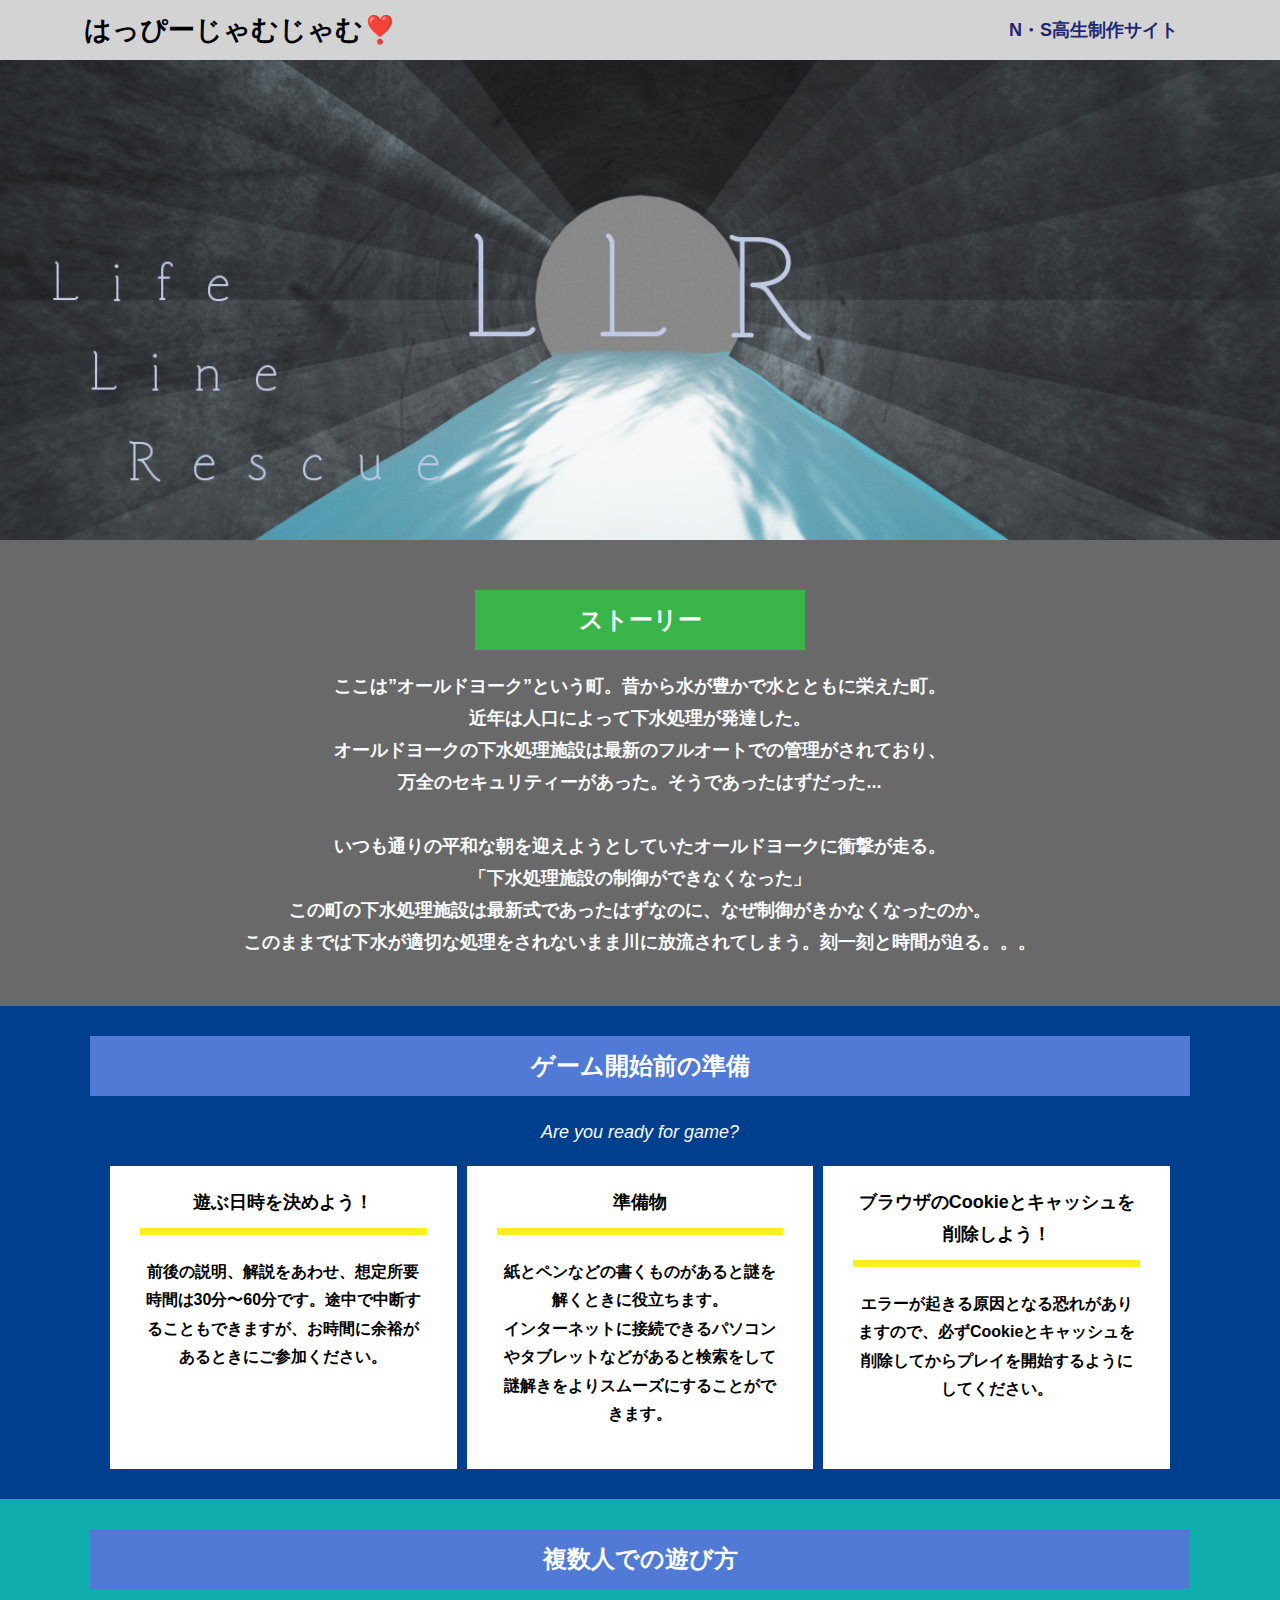
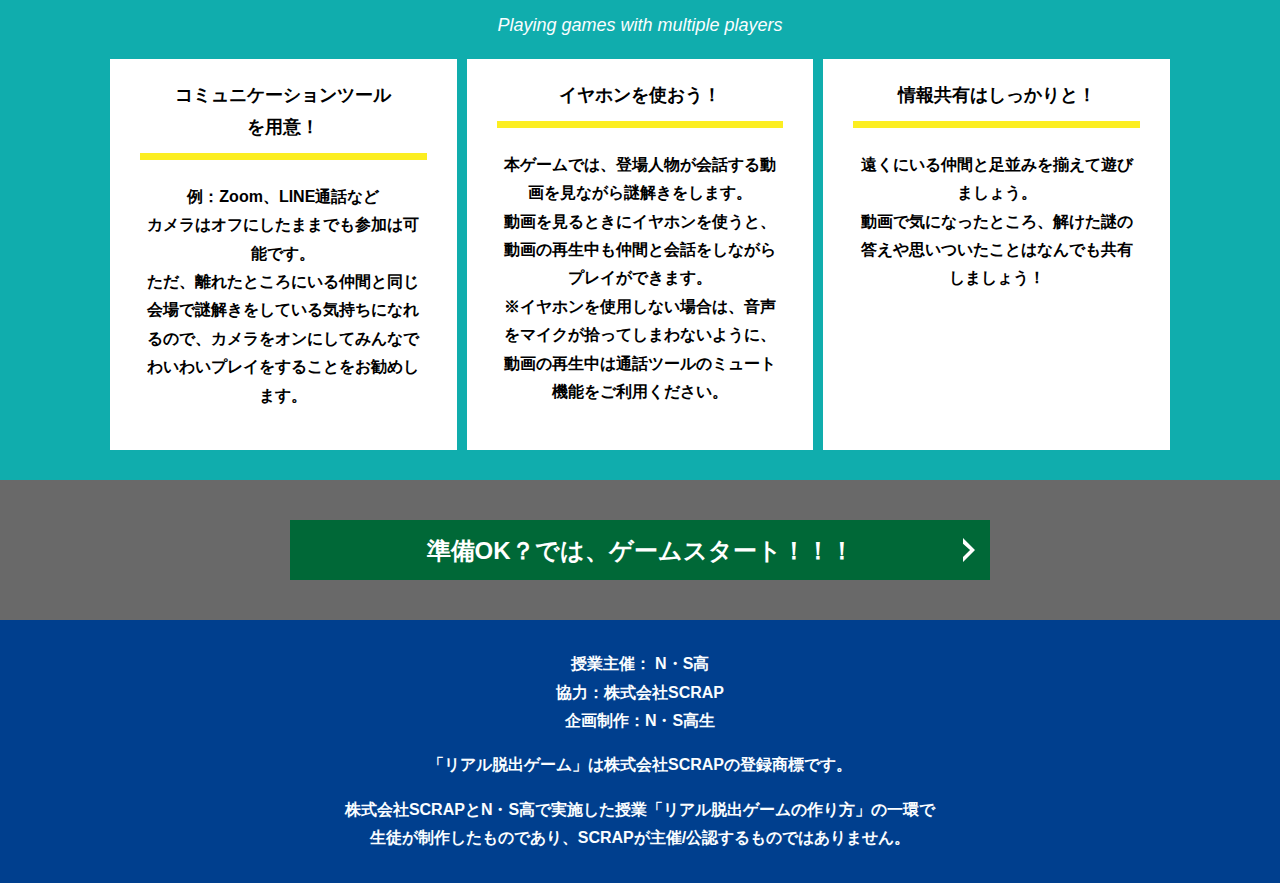
<file: index.html>
<!DOCTYPE html>
<html lang="ja">
<head>
  <meta charset="UTF-8">
  <meta http-equiv="X-UA-Compatible" content="IE=edge">
  <meta name="viewport" content="width=device-width, initial-scale=1.0">
  <title> L.L.R│ Project N</title>
  <link rel="stylesheet" href="assets/css/normalize.css">
  <link rel="stylesheet" href="assets/css/style.css">
</head>
<body>
  <svg width="0" height="0" class="hidden">
    <symbol xmlns="http://www.w3.org/2000/svg" viewBox="0 0 12.47 24.94" id="arrow" class="arrow_svg">
      <title>arrow</title>
      <polygon points="0 24.94 0 19.66 7.35 12.47 0 5.92 0 0 12.47 12.47 0 24.94"/>
    </symbol>
  </svg>
  <header class="header">
    <div class="container">
      <div class="logo"><h2>はっぴーじゃむじゃむ❣️　</h2></div>
      <div class="header__name">N・S高生制作サイト</div>
    </div>
  </header>
  <main class="main index-page">
    <!-- タイトルエリア　ここから -->
    <h1 class="main-title"><img src="./assets/images/LLR.png" alt="Presented by SCRAP×N・S高リアル脱出ゲーム制作PJ L.L.R"></h1>
    <!-- タイトルエリア　ここまで -->
    <section class="section section--story">
      <div class="container">
        <h2 class="section-title section-title--keycolor section-title--story">ストーリー</h2>
        <div class="story">
          <p class="text-center">
            ここは”オールドヨーク”という町。昔から水が豊かで水とともに栄えた町。<br>
            近年は人口によって下水処理が発達した。<br>
            オールドヨークの下水処理施設は最新のフルオートでの管理がされており、<br>
            万全のセキュリティーがあった。そうであったはずだった...<br>
            <br>
            いつも通りの平和な朝を迎えようとしていたオールドヨークに衝撃が走る。<br>
            「下水処理施設の制御ができなくなった」<br>
            この町の下水処理施設は最新式であったはずなのに、なぜ制御がきかなくなったのか。<br>
            このままでは下水が適切な処理をされないまま川に放流されてしまう。刻一刻と時間が迫る。。。 </p>
      </div>
    </section>
    <section class="section bg-color--gray">
      <div class="container">
        <h2 class="section-title">ゲーム開始前の準備</h2>
        <p class="font-eng text-center">Are you ready for game?</p>
        <!--
          class名"row"内のclass名"column"が横並びになります。
          改行する場合は以下のように追加してください。
          <div class="row">
            <div class="column">
              ～ 内容 ～
            </div>
          </div>
        -->
        <div class="row">
          <div class="column">
            <div class="card">
              <h3 class="card__title">遊ぶ日時を決めよう！</h3>
              <p class="card__content">前後の説明、解説をあわせ、想定所要時間は30分〜60分です。途中で中断することもできますが、お時間に余裕があるときにご参加ください。</p>
            </div>
          </div>
          <div class="column">
            <div class="card">
              <h3 class="card__title">準備物</h3>
              <p class="card__content">紙とペンなどの書くものがあると謎を解くときに役立ちます。<br>
                インターネットに接続できるパソコンやタブレットなどがあると検索をして謎解きをよりスムーズにすることができます。</p>
            </div>
          </div>
          <div class="column">
            <div class="card">
              <h3 class="card__title">ブラウザのCookieとキャッシュを<br>削除しよう！</h3>
              <p class="card__content">エラーが起きる原因となる恐れがありますので、必ずCookieとキャッシュを削除してからプレイを開始するようにしてください。</p>
            </div>
          </div>
        </div>
      </div>
    </section>
    <section class="section bg-color--keycolor">
      <div class="container">
        <h2 class="section-title">複数人での遊び方</h2>
        <p class="font-eng text-center">Playing games with multiple players</p>
        <div class="row">
          <div class="column">
            <div class="card">
              <h3 class="card__title">コミュニケーションツール<br>を用意！</h3>
              <p class="card__content">例：Zoom、LINE通話など<br>
                カメラはオフにしたままでも参加は可能です。<br>
                ただ、離れたところにいる仲間と同じ会場で謎解きをしている気持ちになれるので、カメラをオンにしてみんなでわいわいプレイをすることをお勧めします。</p>
            </div>
          </div>
          <div class="column">
            <div class="card">
              <h3 class="card__title">イヤホンを使おう！</h3>
              <p class="card__content">本ゲームでは、登場人物が会話する動画を見ながら謎解きをします。<br>
                動画を見るときにイヤホンを使うと、動画の再生中も仲間と会話をしながらプレイができます。<br>
                ※イヤホンを使用しない場合は、音声をマイクが拾ってしまわないように、動画の再生中は通話ツールのミュート機能をご利用ください。</p>
            </div>
          </div>
          <div class="column">
            <div class="card">
              <h3 class="card__title">情報共有はしっかりと！</h3>
              <p class="card__content">遠くにいる仲間と足並みを揃えて遊びましょう。<br>
                動画で気になったところ、解けた謎の答えや思いついたことはなんでも共有しましょう！</p>
            </div>
          </div>
        </div>
      </div>
    </section>
    <section class="section">
      <div class="container">
        <a class="btn" href="main.html">準備OK？では、ゲームスタート！！！<svg class="btn__arrow"><use xlink:href="#arrow"></use></svg></a>
      </div>
    </section>
  </main>
  <footer class="footer section bg-color--gray">
    <div class="container">
      <p class="text-center">授業主催： N・S高<br>協力：株式会社SCRAP<br>企画制作：N・S高生</p>
      <p class="text-center">「リアル脱出ゲーム」は株式会社SCRAPの登録商標です。</p>
      <p class="text-center">株式会社SCRAPとN・S高で実施した授業「リアル脱出ゲームの作り方」の一環で<br>生徒が制作したものであり、SCRAPが主催/公認するものではありません。</p>
    </div>
  </footer>
</body>
</html>
</file>
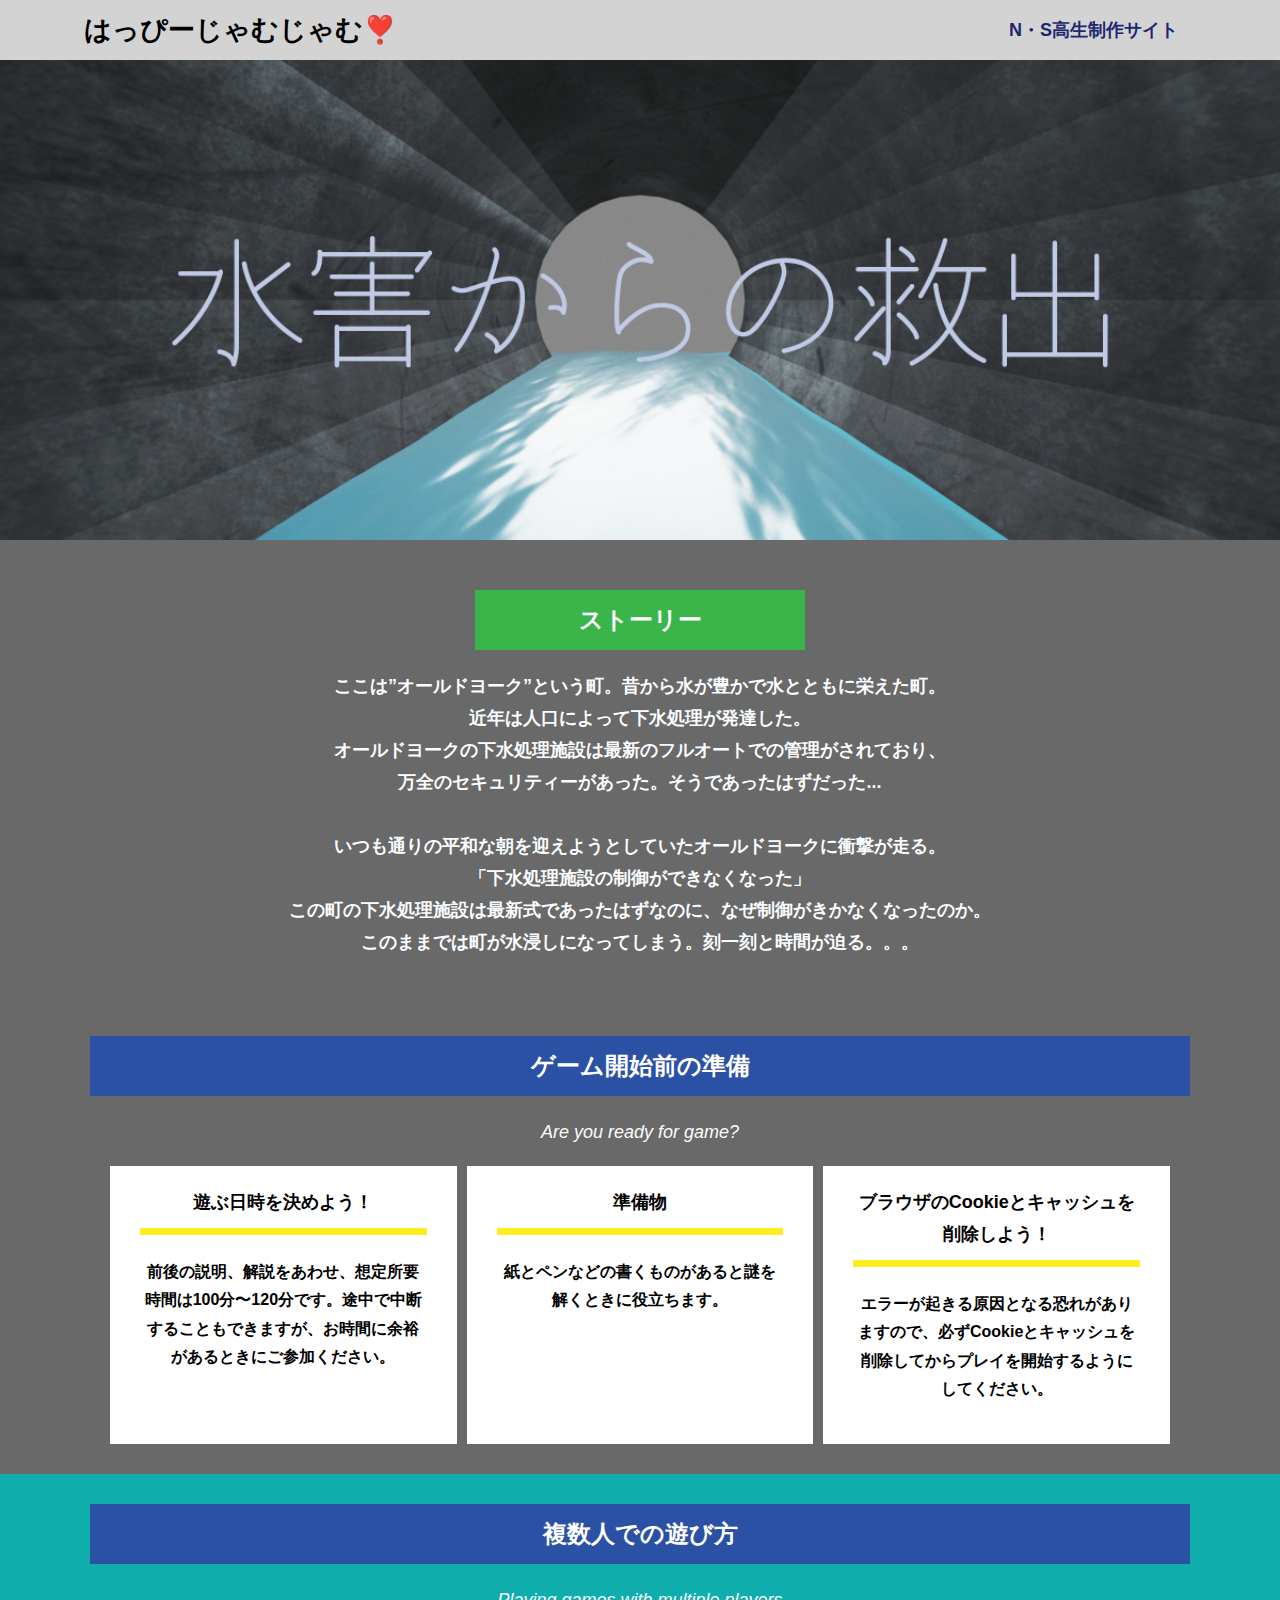
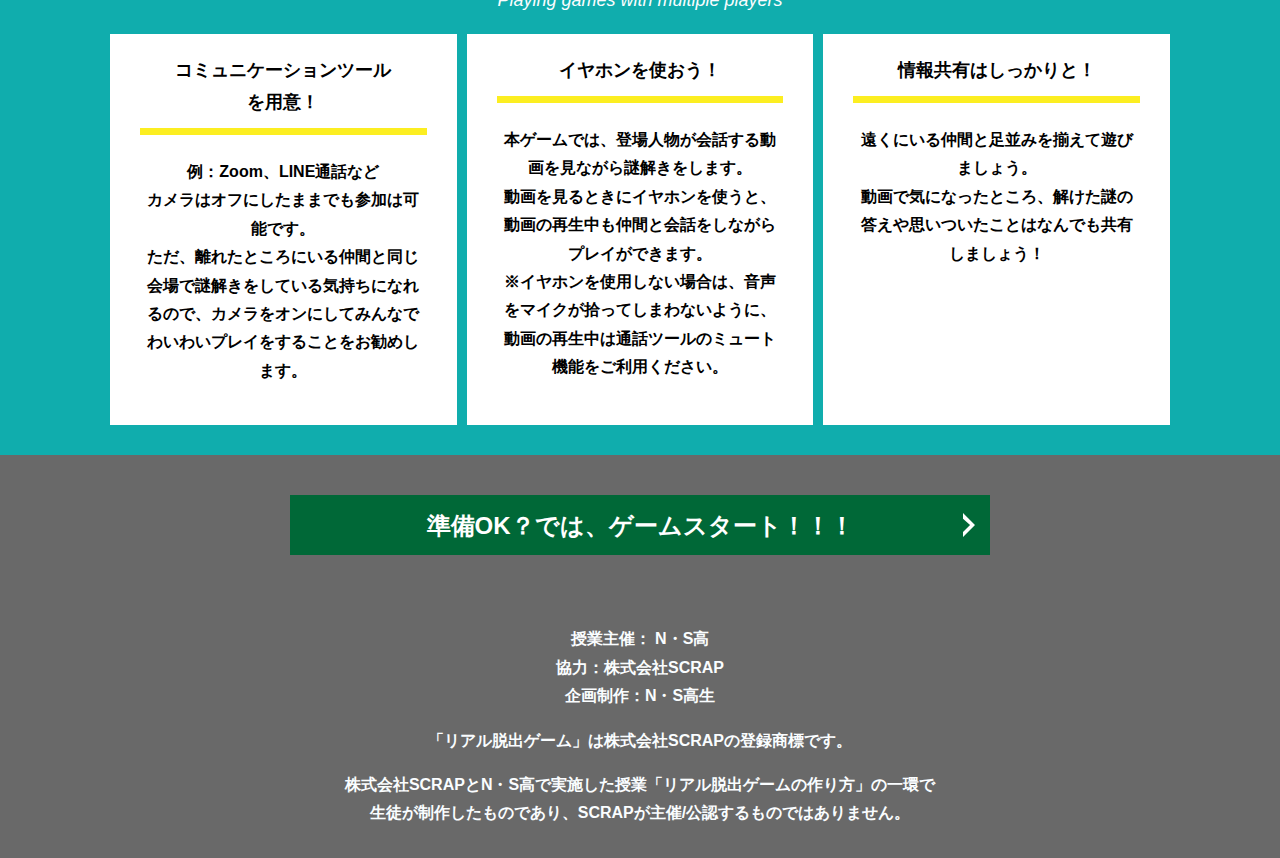
<file: real-escape-game-v5/index.html>
<!DOCTYPE html>
<html lang="ja">
<head>
  <meta charset="UTF-8">
  <meta http-equiv="X-UA-Compatible" content="IE=edge">
  <meta name="viewport" content="width=device-width, initial-scale=1.0">
  <title> 水害からの救出 │ Project N</title>
  <link rel="stylesheet" href="assets/css/normalize.css">
  <link rel="stylesheet" href="assets/css/style.css">
</head>
<body>
  <svg width="0" height="0" class="hidden">
    <symbol xmlns="http://www.w3.org/2000/svg" viewBox="0 0 12.47 24.94" id="arrow" class="arrow_svg">
      <title>arrow</title>
      <polygon points="0 24.94 0 19.66 7.35 12.47 0 5.92 0 0 12.47 12.47 0 24.94"/>
    </symbol>
  </svg>
  <header class="header">
    <div class="container">
      <div class="logo"><h2>はっぴーじゃむじゃむ❣️　</h2></div>
      <div class="header__name">N・S高生制作サイト</div>
    </div>
  </header>
  <main class="main index-page">
    <!-- タイトルエリア　ここから -->
    <h1 class="main-title"><img src="./assets/images/gesuidou_Ps.png" alt="Presented by SCRAP×N・S高リアル脱出ゲーム制作PJ 水害からの救出"></h1>
    <!-- タイトルエリア　ここまで -->
    <section class="section section--story">
      <div class="container">
        <h2 class="section-title section-title--keycolor section-title--story">ストーリー</h2>
        <div class="story">
          <p class="text-center">
            ここは”オールドヨーク”という町。昔から水が豊かで水とともに栄えた町。<br>
            近年は人口によって下水処理が発達した。<br>
            オールドヨークの下水処理施設は最新のフルオートでの管理がされており、<br>
            万全のセキュリティーがあった。そうであったはずだった...<br>
            <br>
            いつも通りの平和な朝を迎えようとしていたオールドヨークに衝撃が走る。<br>
            「下水処理施設の制御ができなくなった」<br>
            この町の下水処理施設は最新式であったはずなのに、なぜ制御がきかなくなったのか。<br>
            このままでは町が水浸しになってしまう。刻一刻と時間が迫る。。。 </p>
      </div>
    </section>
    <section class="section bg-color--gray">
      <div class="container">
        <h2 class="section-title">ゲーム開始前の準備</h2>
        <p class="font-eng text-center">Are you ready for game?</p>
        <!--
          class名"row"内のclass名"column"が横並びになります。
          改行する場合は以下のように追加してください。
          <div class="row">
            <div class="column">
              ～ 内容 ～
            </div>
          </div>
        -->
        <div class="row">
          <div class="column">
            <div class="card">
              <h3 class="card__title">遊ぶ日時を決めよう！</h3>
              <p class="card__content">前後の説明、解説をあわせ、想定所要時間は100分〜120分です。途中で中断することもできますが、お時間に余裕があるときにご参加ください。</p>
            </div>
          </div>
          <div class="column">
            <div class="card">
              <h3 class="card__title">準備物</h3>
              <p class="card__content">紙とペンなどの書くものがあると謎を解くときに役立ちます。</p>
            </div>
          </div>
          <div class="column">
            <div class="card">
              <h3 class="card__title">ブラウザのCookieとキャッシュを<br>削除しよう！</h3>
              <p class="card__content">エラーが起きる原因となる恐れがありますので、必ずCookieとキャッシュを削除してからプレイを開始するようにしてください。</p>
            </div>
          </div>
        </div>
      </div>
    </section>
    <section class="section bg-color--keycolor">
      <div class="container">
        <h2 class="section-title">複数人での遊び方</h2>
        <p class="font-eng text-center">Playing games with multiple players</p>
        <div class="row">
          <div class="column">
            <div class="card">
              <h3 class="card__title">コミュニケーションツール<br>を用意！</h3>
              <p class="card__content">例：Zoom、LINE通話など<br>
                カメラはオフにしたままでも参加は可能です。<br>
                ただ、離れたところにいる仲間と同じ会場で謎解きをしている気持ちになれるので、カメラをオンにしてみんなでわいわいプレイをすることをお勧めします。</p>
            </div>
          </div>
          <div class="column">
            <div class="card">
              <h3 class="card__title">イヤホンを使おう！</h3>
              <p class="card__content">本ゲームでは、登場人物が会話する動画を見ながら謎解きをします。<br>
                動画を見るときにイヤホンを使うと、動画の再生中も仲間と会話をしながらプレイができます。<br>
                ※イヤホンを使用しない場合は、音声をマイクが拾ってしまわないように、動画の再生中は通話ツールのミュート機能をご利用ください。</p>
            </div>
          </div>
          <div class="column">
            <div class="card">
              <h3 class="card__title">情報共有はしっかりと！</h3>
              <p class="card__content">遠くにいる仲間と足並みを揃えて遊びましょう。<br>
                動画で気になったところ、解けた謎の答えや思いついたことはなんでも共有しましょう！</p>
            </div>
          </div>
        </div>
      </div>
    </section>
    <section class="section">
      <div class="container">
        <a class="btn" href="main.html">準備OK？では、ゲームスタート！！！<svg class="btn__arrow"><use xlink:href="#arrow"></use></svg></a>
      </div>
    </section>
  </main>
  <footer class="footer section bg-color--gray">
    <div class="container">
      <p class="text-center">授業主催： N・S高<br>協力：株式会社SCRAP<br>企画制作：N・S高生</p>
      <p class="text-center">「リアル脱出ゲーム」は株式会社SCRAPの登録商標です。</p>
      <p class="text-center">株式会社SCRAPとN・S高で実施した授業「リアル脱出ゲームの作り方」の一環で<br>生徒が制作したものであり、SCRAPが主催/公認するものではありません。</p>
    </div>
  </footer>
</body>
</html>
</file>
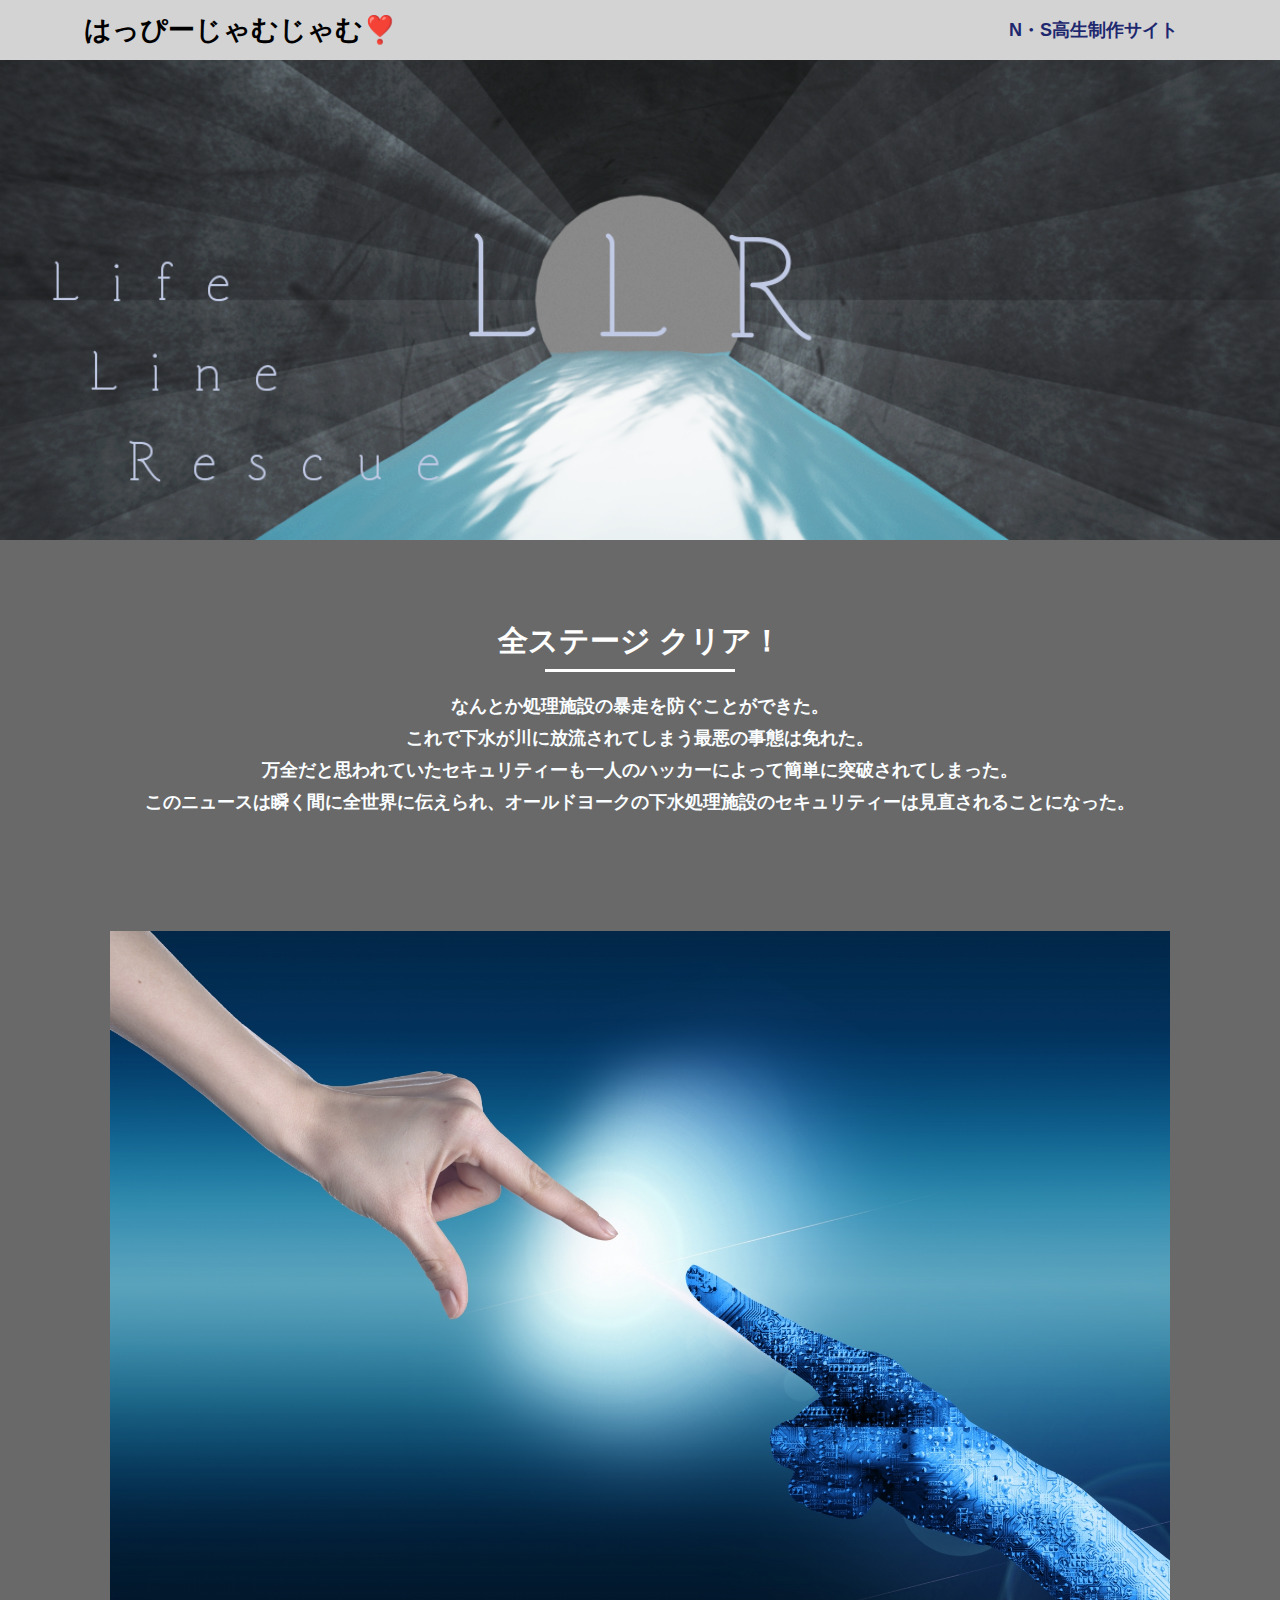
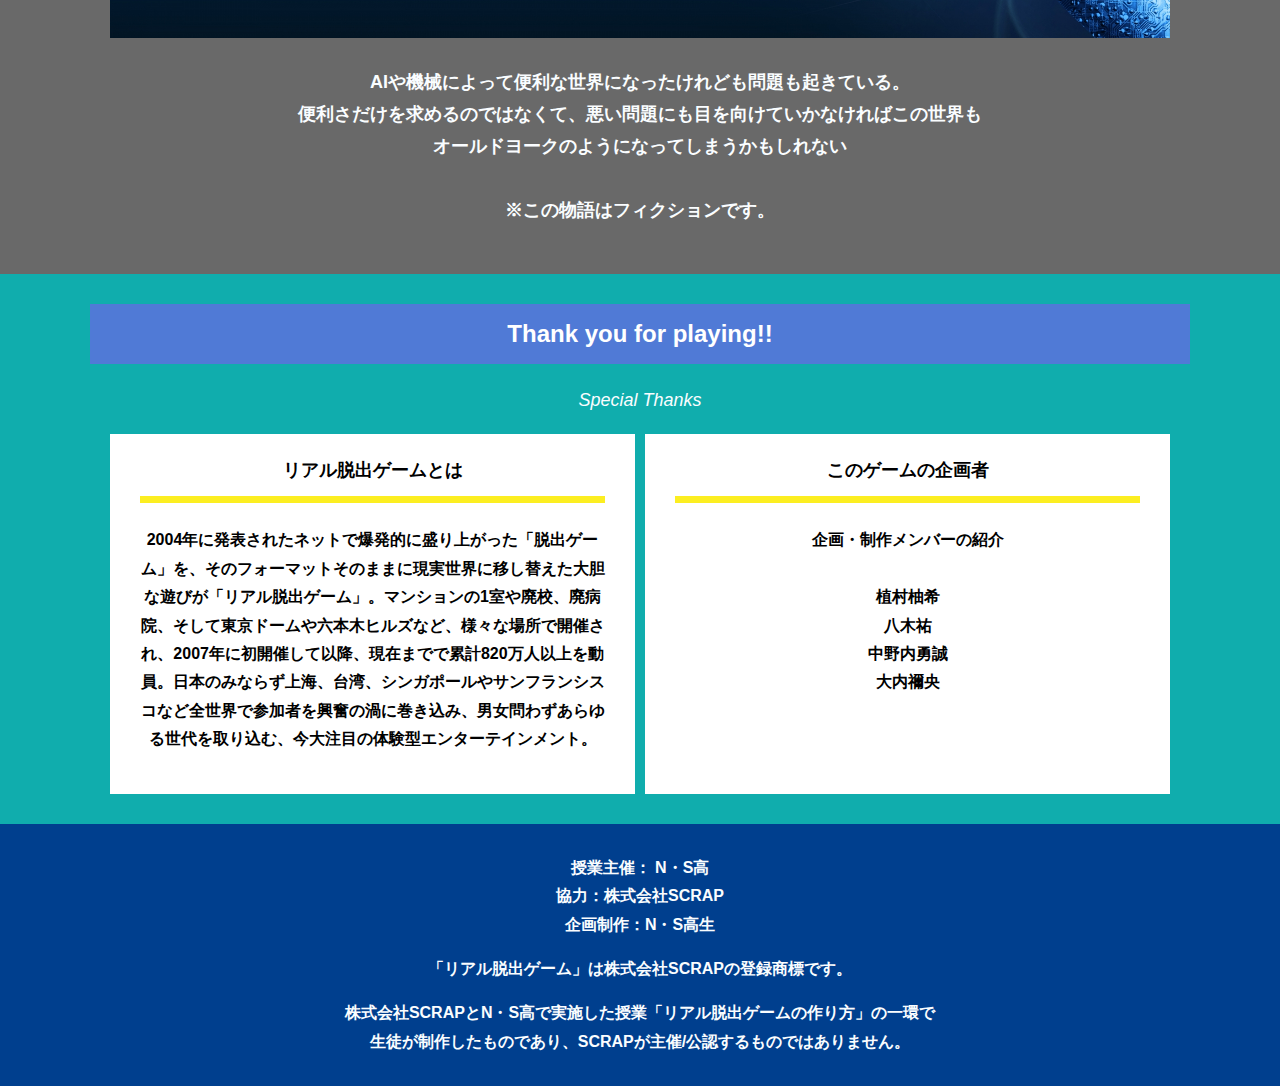
<file: final.html>
<!DOCTYPE html>
<html lang="ja">
<head>
  <meta charset="UTF-8">
  <meta http-equiv="X-UA-Compatible" content="IE=edge">
  <meta name="viewport" content="width=device-width, initial-scale=1.0">
  <title>L.L.R │ Project N</title>
  <link rel="stylesheet" href="assets/css/normalize.css">
  <link rel="stylesheet" href="assets/css/style.css">
</head>
<body>
  <header class="header">
    <div class="container">
      <div class="logo"><h2>はっぴーじゃむじゃむ❣️　</h2></div>
            <div class="header__name">N・S高生制作サイト</div>
    </div>
  </header>
  <main class="main final-page">
    <!-- タイトルエリア　ここから -->
    <h1 class="main-title"><img src="./assets/images/LLR.png" alt="Presented by SCRAP×N・S高リアル脱出ゲーム制作PJ L.L.R"></h1>
    <!-- タイトルエリア　ここまで -->
    <section class="section">
      <div class="container">
        <div class="box bg-color--subcolor">
          <h2 class="section-title--border">全ステージ クリア！</h2>
          <p class="text-center">
            なんとか処理施設の暴走を防ぐことができた。<br>
            これで下水が川に放流されてしまう最悪の事態は免れた。<br>
            万全だと思われていたセキュリティーも一人のハッカーによって簡単に突破されてしまった。<br>
            このニュースは瞬く間に全世界に伝えられ、オールドヨークの下水処理施設のセキュリティーは見直されることになった。<br>
          </p>
        </div>
      </div>
    </section>
    <section class="section">
      <div class="container">
          <figure class="image__container">
             <img src="./assets/images/final_img.jpeg" alt="final_img">
          </figure>

<!--  YouTube貼り付け
            <div class="youtube__container">
              <div class="youtube">
                <iframe width="560" height="315" src="https://www.youtube.com/embed/IRyJe-0Uie0?controls=0" title="YouTube video player" frameborder="0" allow="accelerometer; autoplay; clipboard-write; encrypted-media; gyroscope; picture-in-picture" allowfullscreen></iframe>
              </div>
            </div>
Youtube貼り付けここまで-->
          
      </div>
        <p class="text-center">
          AIや機械によって便利な世界になったけれども問題も起きている。<br>
          便利さだけを求めるのではなくて、悪い問題にも目を向けていかなければこの世界も<br>
          オールドヨークのようになってしまうかもしれない<br>
          <br>
          ※この物語はフィクションです。
        </p>
      </div>
    </section>
    <section class="section bg-color--keycolor">
      <div class="container">
        <h2 class="section-title">Thank you for playing!!</h2>
        <p class="font-eng text-center">Special Thanks</p>
        <div class="row">
          <div class="column">
            <div class="card">
              <h3 class="card__title">リアル脱出ゲームとは</h3>
              <p class="card__content">2004年に発表されたネットで爆発的に盛り上がった「脱出ゲーム」を、そのフォーマットそのままに現実世界に移し替えた大胆な遊びが「リアル脱出ゲーム」。マンションの1室や廃校、廃病院、そして東京ドームや六本木ヒルズなど、様々な場所で開催され、2007年に初開催して以降、現在までで累計820万人以上を動員。日本のみならず上海、台湾、シンガポールやサンフランシスコなど全世界で参加者を興奮の渦に巻き込み、男女問わずあらゆる世代を取り込む、今大注目の体験型エンターテインメント。</p>
            </div>
          </div>
          <div class="column">
            <div class="card">
              <h3 class="card__title">このゲームの企画者</h3>
              <p class="card__content">企画・制作メンバーの紹介<br>
                <br>
                植村柚希<br>
                八木祐<br>
                中野内勇誠<br>
                大内禰央
              </p>
            </div>
          </div>
        </div>
      </div>
    </section>
  </main>
  <footer class="footer section bg-color--gray">
    <div class="container">
        <p class="text-center">授業主催： N・S高<br>協力：株式会社SCRAP<br>企画制作：N・S高生</p>
        <p class="text-center">「リアル脱出ゲーム」は株式会社SCRAPの登録商標です。</p>
        <p class="text-center">株式会社SCRAPとN・S高で実施した授業「リアル脱出ゲームの作り方」の一環で<br>生徒が制作したものであり、SCRAPが主催/公認するものではありません。</p>
    </div>
  </footer>
</body>
</html>
</file>
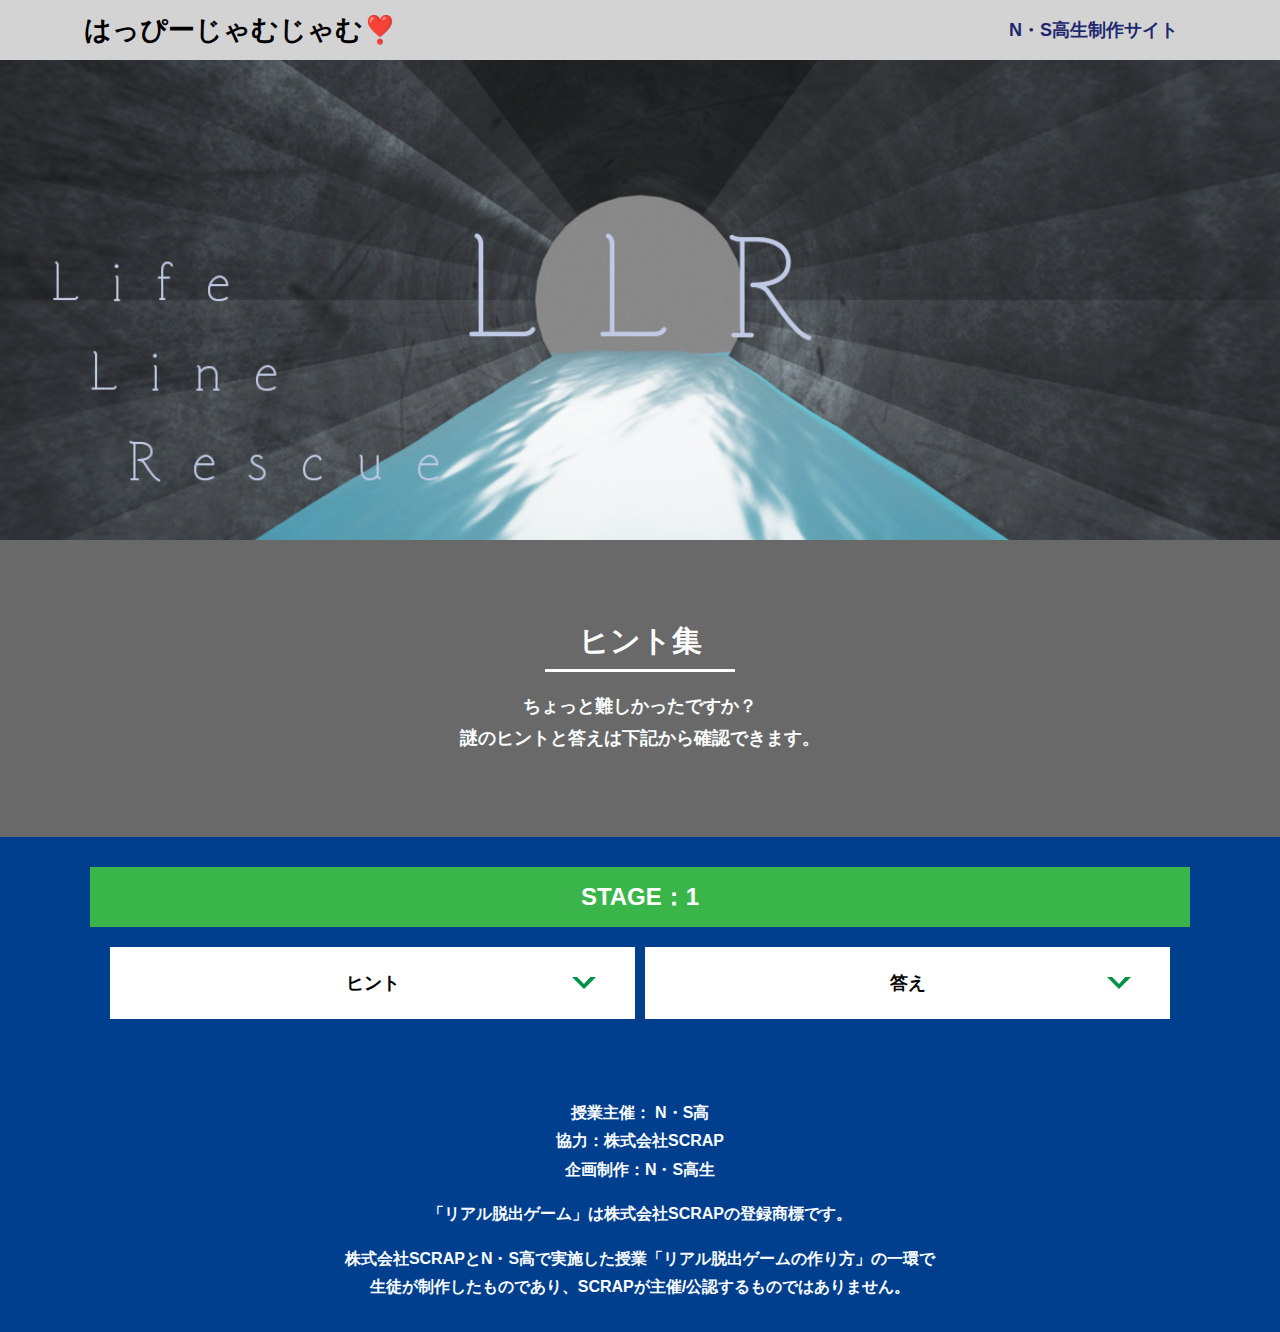
<file: hint1.html>
<!DOCTYPE html>
<html lang="ja">
<head>
  <meta charset="UTF-8">
  <meta http-equiv="X-UA-Compatible" content="IE=edge">
  <meta name="viewport" content="width=device-width, initial-scale=1.0">
  <title>ヒント │ L.L.R │ Project N</title>
  <link rel="stylesheet" href="assets/css/normalize.css">
  <link rel="stylesheet" href="assets/css/style.css">
</head>
<body>
  <svg width="0" height="0" class="hidden">
    <symbol xmlns="http://www.w3.org/2000/svg" viewBox="0 0 12.47 24.94" id="arrow" class="arrow_svg">
      <title>arrow</title>
      <polygon points="0 24.94 0 19.66 7.35 12.47 0 5.92 0 0 12.47 12.47 0 24.94"/>
    </symbol>
  </svg>
  <header class="header">
    <div class="container">
      <div class="logo"><h2>はっぴーじゃむじゃむ❣️　</h2></div>
            <div class="header__name">N・S高生制作サイト</div>
    </div>
  </header>
  <main class="main hint-page">
    <!-- タイトルエリア　ここから -->
    <h1 class="main-title"><img src="./assets/images/LLR.png" alt="Presented by SCRAP×N・S高リアル脱出ゲーム制作PJ L.L.R"></h1>
    <!-- タイトルエリア　ここまで -->
    <section class="section">
      <div class="container">
        <div class="box bg-color--subcolor">
          <h2 class="section-title--border">ヒント集</h2>
          <p class="text-center">ちょっと難しかったですか？<br>
            謎のヒントと答えは下記から確認できます。</p>
        </div>
      </div>
    </section>
    <!-- STAGE1ヒント　ここから -->
    <section id="stage1" class="section bg-color--gray">
      <div class="container">
        <h2 class="section-title section-title--keycolor">STAGE：1</h2>
        <div class="row">
          <div class="column">
            <div class="card">
              <h3 class="card__title">ヒント<svg class="card__arrow"><use xlink:href="#arrow"></use></svg></h3>
              <img class="card__content" src="./assets/images/stage1_hint.png" alt="ヒント１">
            </div>
          </div>
          <div class="column">
            <div class="card">
              <h3 class="card__title">答え<svg class="card__arrow"><use xlink:href="#arrow"></use></svg></h3>
              <p class="card__content">ハック</p>
            </div>
          </div>
        </div>
      </div>
    </section>
    <!-- STAGE1ヒント　ここまで -->
  </main>
  <footer class="footer section bg-color--gray">
    <div class="container">
        <p class="text-center">授業主催： N・S高<br>協力：株式会社SCRAP<br>企画制作：N・S高生</p>
        <p class="text-center">「リアル脱出ゲーム」は株式会社SCRAPの登録商標です。</p>
        <p class="text-center">株式会社SCRAPとN・S高で実施した授業「リアル脱出ゲームの作り方」の一環で<br>生徒が制作したものであり、SCRAPが主催/公認するものではありません。</p>
    </div>
  </footer>
  <script src="assets/js/hint.js"></script>
</body>
</html>
</file>
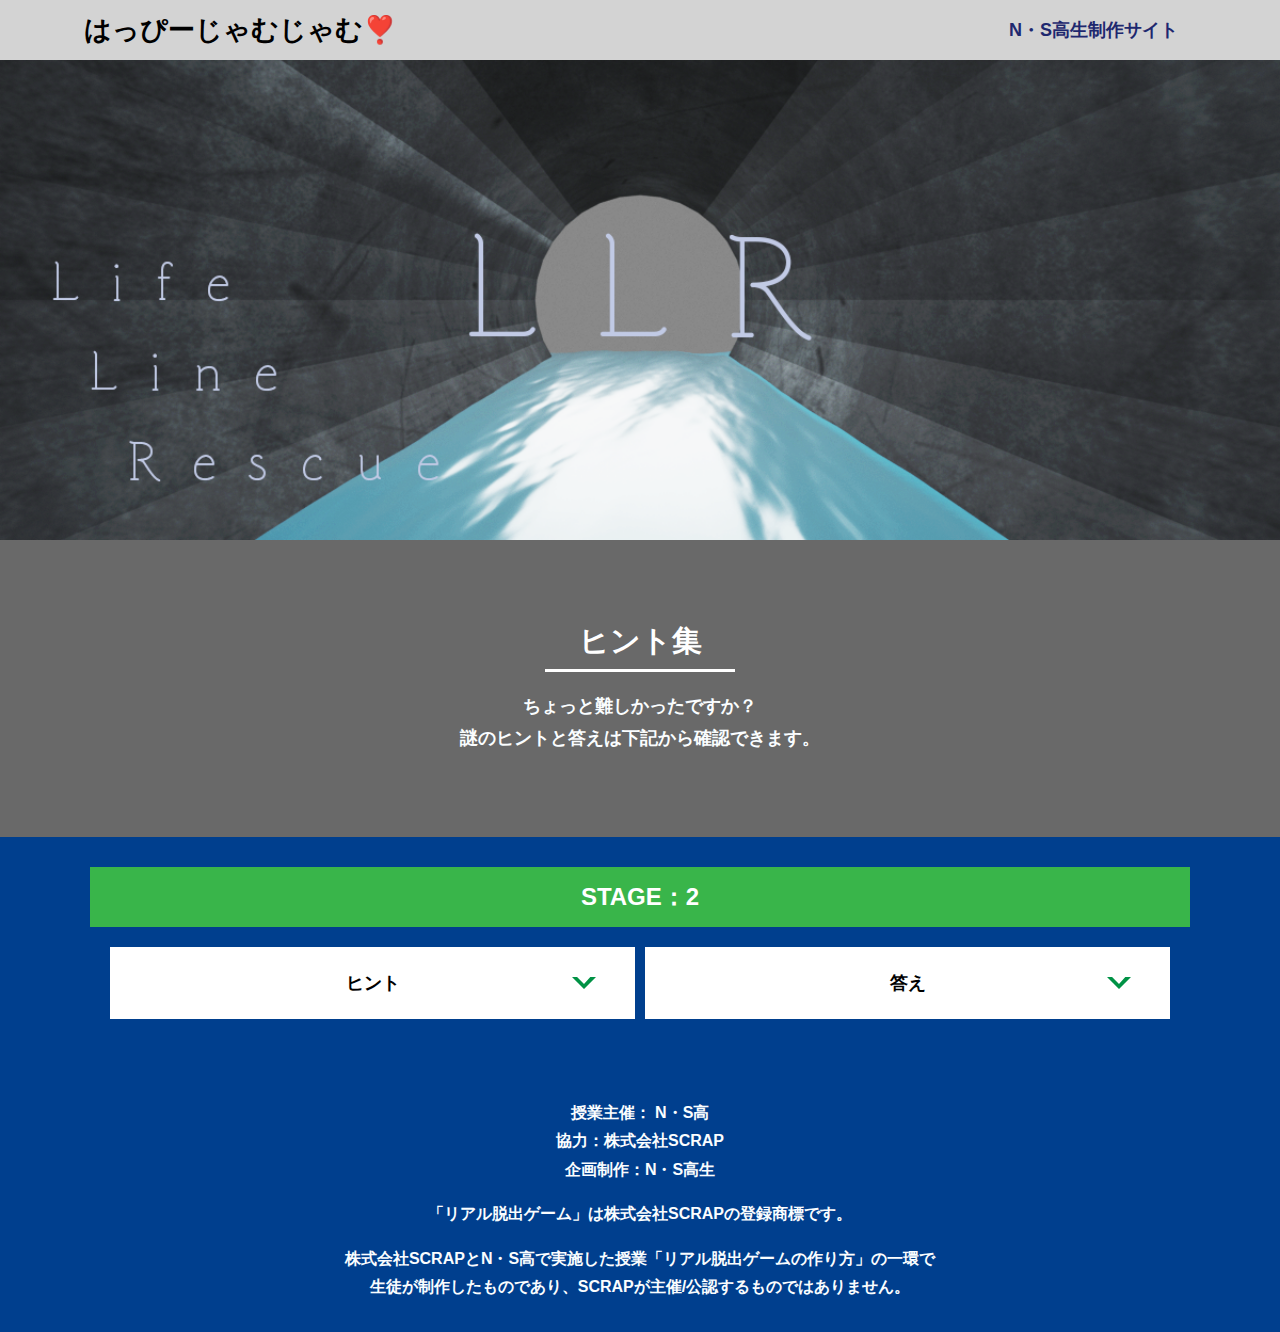
<file: hint2.html>
<!DOCTYPE html>
<html lang="ja">
<head>
  <meta charset="UTF-8">
  <meta http-equiv="X-UA-Compatible" content="IE=edge">
  <meta name="viewport" content="width=device-width, initial-scale=1.0">
  <title>ヒント │ L.L.R │ Project N</title>
  <link rel="stylesheet" href="assets/css/normalize.css">
  <link rel="stylesheet" href="assets/css/style.css">
</head>
<body>
  <svg width="0" height="0" class="hidden">
    <symbol xmlns="http://www.w3.org/2000/svg" viewBox="0 0 12.47 24.94" id="arrow" class="arrow_svg">
      <title>arrow</title>
      <polygon points="0 24.94 0 19.66 7.35 12.47 0 5.92 0 0 12.47 12.47 0 24.94"/>
    </symbol>
  </svg>
  <header class="header">
    <div class="container">
       <div class="logo"><h2>はっぴーじゃむじゃむ❣️　</h2></div>
      <div class="header__name">N・S高生制作サイト</div>
    </div>
  </header>
  <main class="main hint-page">
    <!-- タイトルエリア　ここから -->
    <h1 class="main-title"><img src="./assets/images/LLR.png" alt="Presented by SCRAP×N・S高リアル脱出ゲーム制作PJ L.L.R"></h1>
    <!-- タイトルエリア　ここまで -->
    <section class="section">
      <div class="container">
        <div class="box bg-color--subcolor">
          <h2 class="section-title--border">ヒント集</h2>
          <p class="text-center">ちょっと難しかったですか？<br>
            謎のヒントと答えは下記から確認できます。</p>
        </div>
      </div>
    </section>
    <!-- STAGE2ヒント　ここから -->
    <section id="stage2" class="section bg-color--gray">
      <div class="container">
        <h2 class="section-title section-title--keycolor">STAGE：2</h2>
        <div class="row">
          <div class="column">
            <div class="card">
              <h3 class="card__title">ヒント<svg class="card__arrow"><use xlink:href="#arrow"></use></svg></h3>
              <p class="card__content">
                脳<br>
                鷽<br>
                帆<br>
                これが画像の漢字だよ。インターネットでこれらの漢字の読みを検索してみよう！</p>
             </div>
              
 <!-- 2-2ヒント追加
            <div class="card">
              <h3 class="card__title">2-2ヒント<svg class="card__arrow"><use xlink:href="#arrow"></use></svg></h3>
              <p class="card__content">テキストテキストテキストテキストテキストテキストテキストテキストテキストテキスト</p>
            </div>
2-2ヒント追加ここまで -->

 <!-- 2-3ヒント追加
        　　 <div class="card">
              <h3 class="card__title">2-3ヒント<svg class="card__arrow"><use xlink:href="#arrow"></use></svg></h3>
              <p class="card__content">テキストテキストテキストテキストテキストテキストテキストテキストテキストテキスト</p>
            </div>
2-3ヒント追加ここまで -->
              
          </div>
          <div class="column">
            <div class="card">
              <h3 class="card__title">答え<svg class="card__arrow"><use xlink:href="#arrow"></use></svg></h3>
              <p class="card__content">はんのうそう</p>
            </div>
              
<!-- 2-2答え追加
            <div class="card">
              <h3 class="card__title">2-2答え<svg class="card__arrow"><use xlink:href="#arrow"></use></svg></h3>
              <p class="card__content">ううう</p>
            </div>
2-2答え追加ここまで -->
              
<!-- 2-3答え追加          
            <div class="card">
              <h3 class="card__title">2-3答え<svg class="card__arrow"><use xlink:href="#arrow"></use></svg></h3>
              <p class="card__content">ううう</p>
            </div>
2-3答え追加ここまで -->
              
          </div>
        </div>
      </div>
    </section>
    <!-- STAGE2ヒント　ここまで -->
  </main>
  <footer class="footer section bg-color--gray">
    <div class="container">
        <p class="text-center">授業主催： N・S高<br>協力：株式会社SCRAP<br>企画制作：N・S高生</p>
        <p class="text-center">「リアル脱出ゲーム」は株式会社SCRAPの登録商標です。</p>
        <p class="text-center">株式会社SCRAPとN・S高で実施した授業「リアル脱出ゲームの作り方」の一環で<br>生徒が制作したものであり、SCRAPが主催/公認するものではありません。</p>
    </div>
  </footer>
  <script src="assets/js/hint.js"></script>
</body>
</html>
</file>
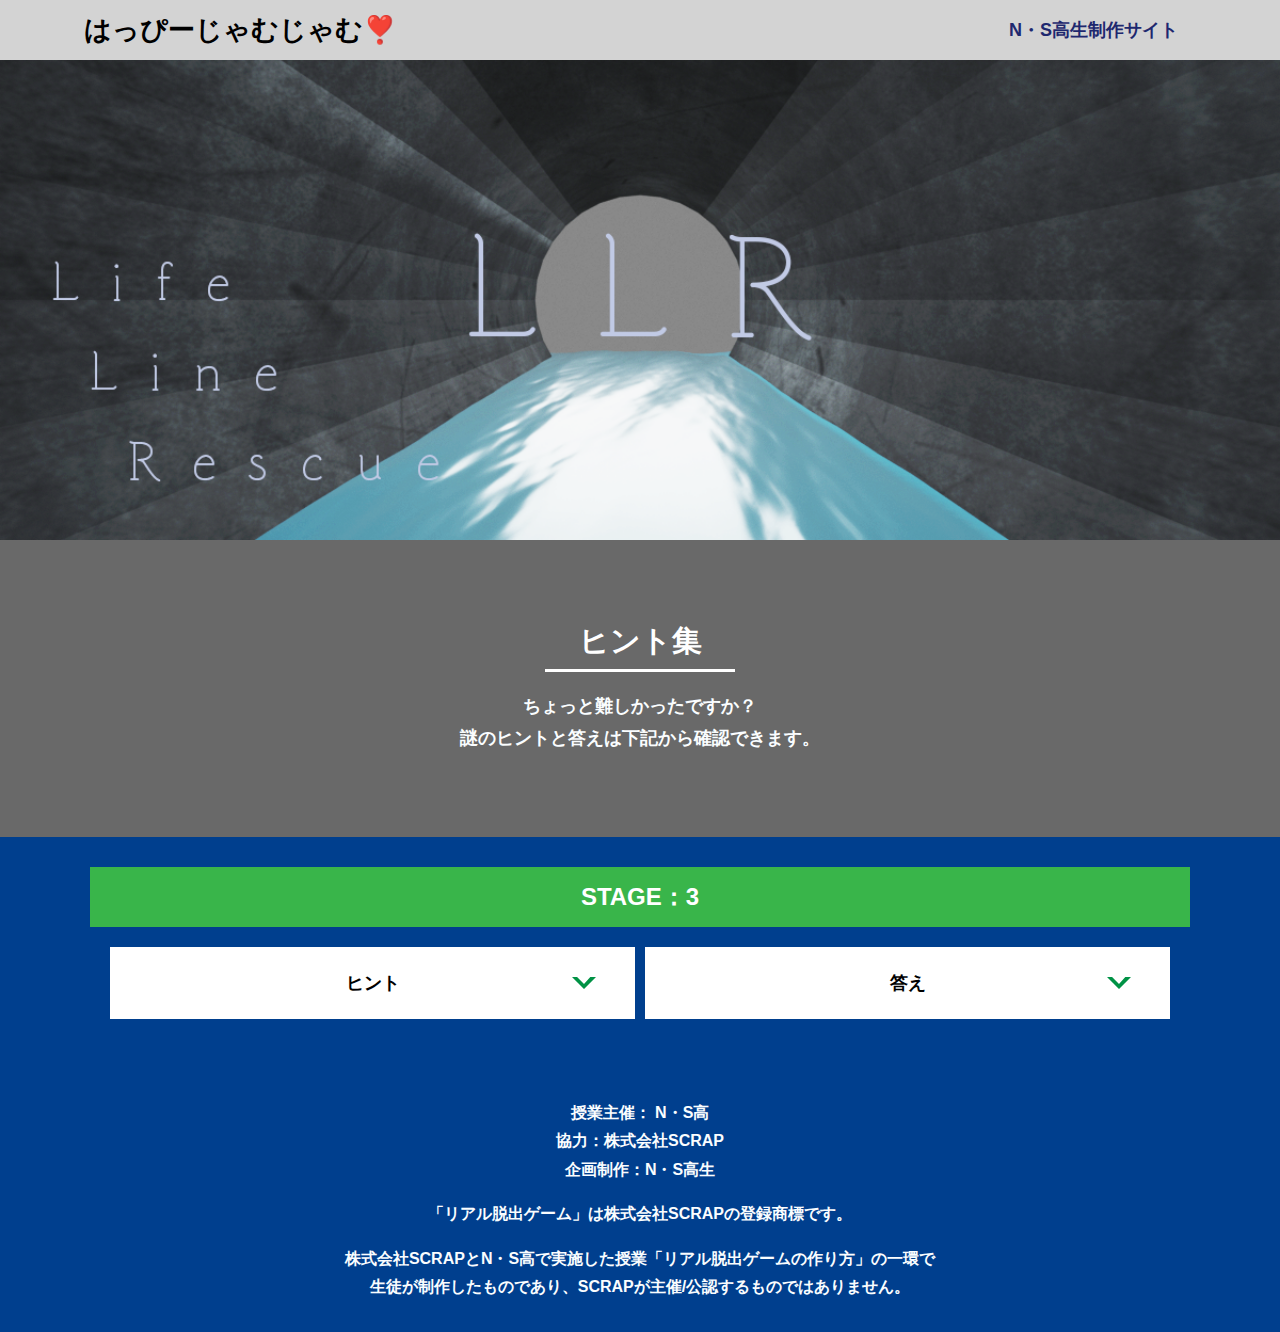
<file: hint3.html>
<!DOCTYPE html>
<html lang="ja">
<head>
  <meta charset="UTF-8">
  <meta http-equiv="X-UA-Compatible" content="IE=edge">
  <meta name="viewport" content="width=device-width, initial-scale=1.0">
  <title>ヒント │ L.L.R│ Project N</title>
  <link rel="stylesheet" href="assets/css/normalize.css">
  <link rel="stylesheet" href="assets/css/style.css">
</head>
<body>
  <svg width="0" height="0" class="hidden">
    <symbol xmlns="http://www.w3.org/2000/svg" viewBox="0 0 12.47 24.94" id="arrow" class="arrow_svg">
      <title>arrow</title>
      <polygon points="0 24.94 0 19.66 7.35 12.47 0 5.92 0 0 12.47 12.47 0 24.94"/>
    </symbol>
  </svg>
  <header class="header">
    <div class="container">
       <div class="logo"><h2>はっぴーじゃむじゃむ❣️　</h2></div>
      <div class="header__name">N・S高生制作サイト</div>
    </div>
  </header>
  <main class="main hint-page">
    <!-- タイトルエリア　ここから -->
    <h1 class="main-title"><img src="./assets/images/LLR.png" alt="Presented by SCRAP×N・S高リアル脱出ゲーム制作PJ L.L.R"></h1>
    <!-- タイトルエリア　ここまで -->
    <section class="section">
      <div class="container">
        <div class="box bg-color--subcolor">
          <h2 class="section-title--border">ヒント集</h2>
          <p class="text-center">ちょっと難しかったですか？<br>
            謎のヒントと答えは下記から確認できます。</p>
        </div>
      </div>
    </section>
    <!-- STAGE2ヒント　ここから -->
    <section id="stage2" class="section bg-color--gray">
      <div class="container">
        <h2 class="section-title section-title--keycolor">STAGE：3</h2>
        <div class="row">
          <div class="column">
            <div class="card">
              <h3 class="card__title">ヒント<svg class="card__arrow"><use xlink:href="#arrow"></use></svg></h3>
              <p class="card__content">
                都道府県番号<br>
                市町村コード一覧表<br>
                <br>
                インターネットでこれらを検索してみよう！</p>
            </div>
              
 <!-- 2-2ヒント追加
            <div class="card">
              <h3 class="card__title">2-2ヒント<svg class="card__arrow"><use xlink:href="#arrow"></use></svg></h3>
              <p class="card__content">テキストテキストテキストテキストテキストテキストテキストテキストテキストテキスト</p>
            </div>
2-2ヒント追加ここまで -->

 <!-- 2-3ヒント追加
        　　 <div class="card">
              <h3 class="card__title">2-3ヒント<svg class="card__arrow"><use xlink:href="#arrow"></use></svg></h3>
              <p class="card__content">テキストテキストテキストテキストテキストテキストテキストテキストテキストテキスト</p>
            </div>
2-3ヒント追加ここまで -->
              
          </div>
          <div class="column">
            <div class="card">
              <h3 class="card__title">答え<svg class="card__arrow"><use xlink:href="#arrow"></use></svg></h3>
              <p class="card__content">9月10日</p>
            </div>
              
<!-- 2-2答え追加
            <div class="card">
              <h3 class="card__title">2-2答え<svg class="card__arrow"><use xlink:href="#arrow"></use></svg></h3>
              <p class="card__content">ううう</p>
            </div>
2-2答え追加ここまで -->
              
<!-- 2-3答え追加          
            <div class="card">
              <h3 class="card__title">2-3答え<svg class="card__arrow"><use xlink:href="#arrow"></use></svg></h3>
              <p class="card__content">ううう</p>
            </div>
2-3答え追加ここまで -->
              
          </div>
        </div>
      </div>
    </section>
    <!-- STAGE2ヒント　ここまで -->
  </main>
  <footer class="footer section bg-color--gray">
    <div class="container">
        <p class="text-center">授業主催： N・S高<br>協力：株式会社SCRAP<br>企画制作：N・S高生</p>
        <p class="text-center">「リアル脱出ゲーム」は株式会社SCRAPの登録商標です。</p>
        <p class="text-center">株式会社SCRAPとN・S高で実施した授業「リアル脱出ゲームの作り方」の一環で<br>生徒が制作したものであり、SCRAPが主催/公認するものではありません。</p>
    </div>
  </footer>
  <script src="assets/js/hint.js"></script>
</body>
</html>
</file>
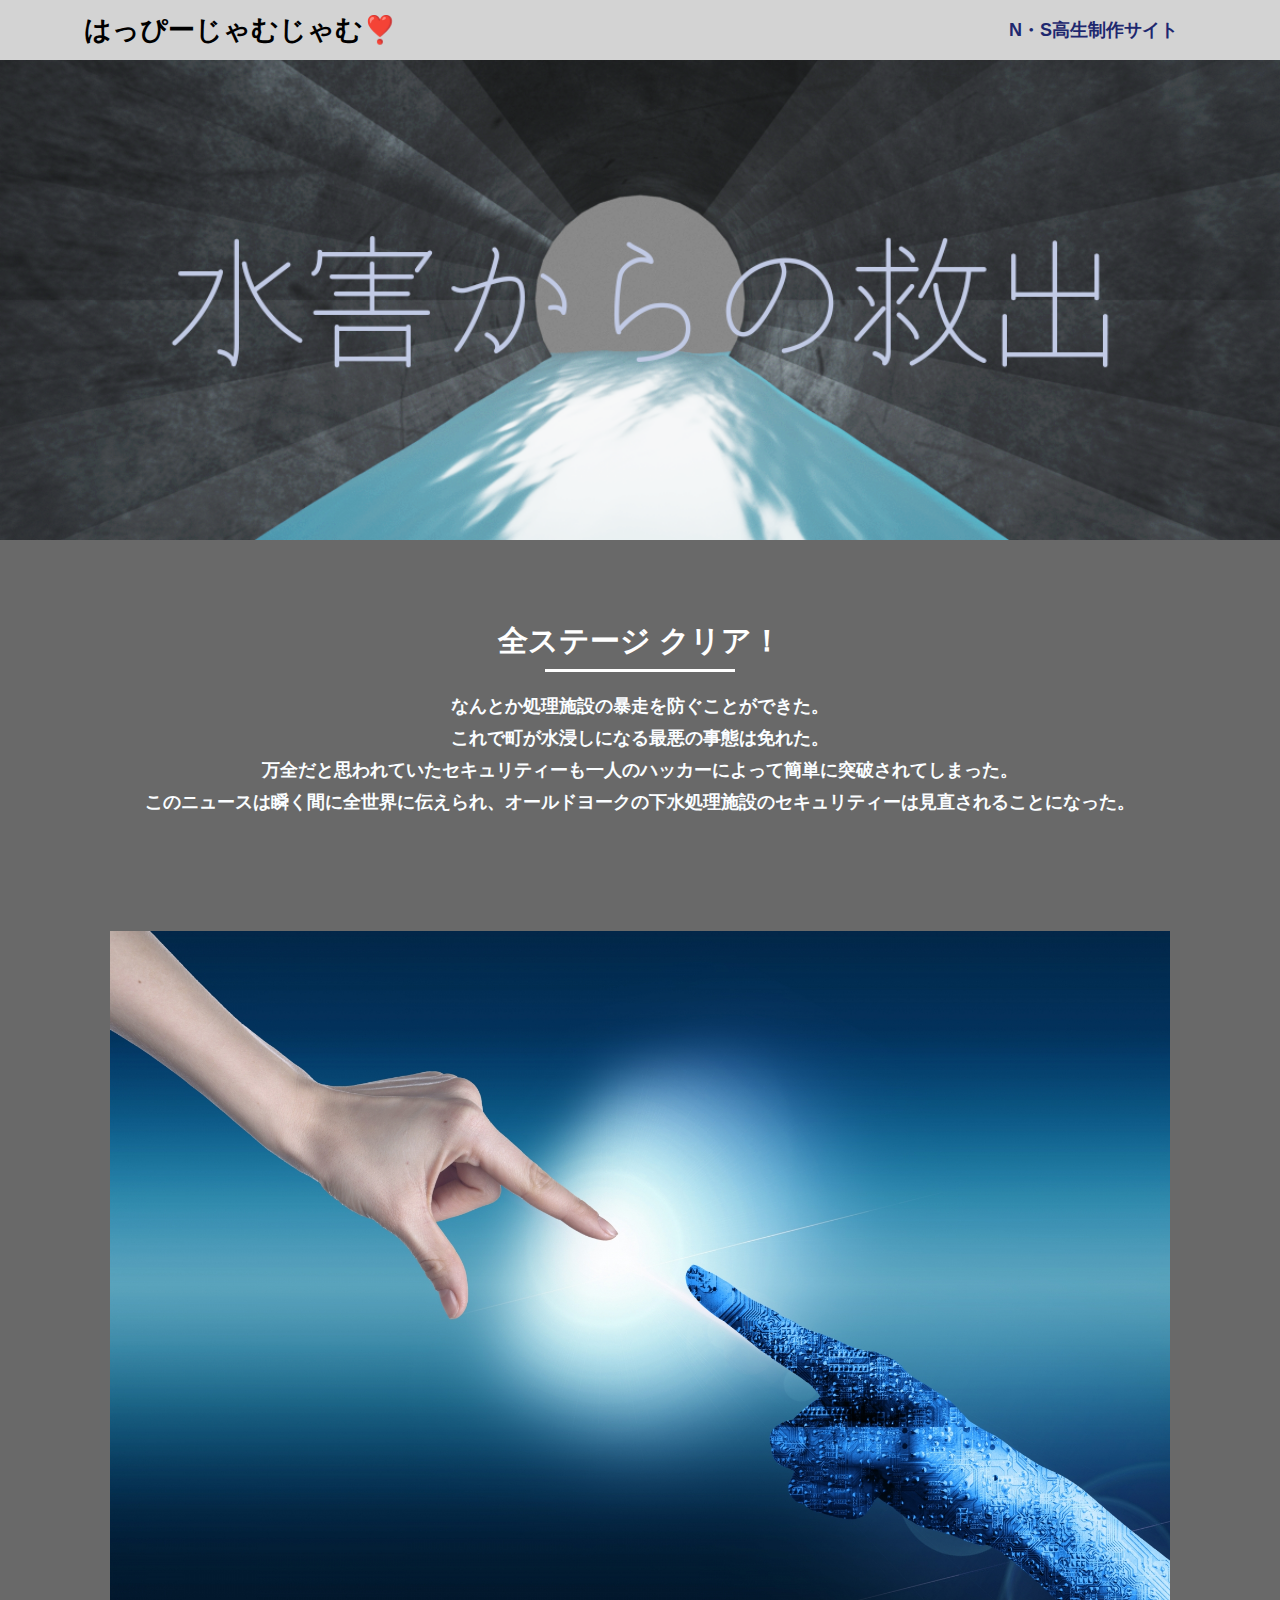
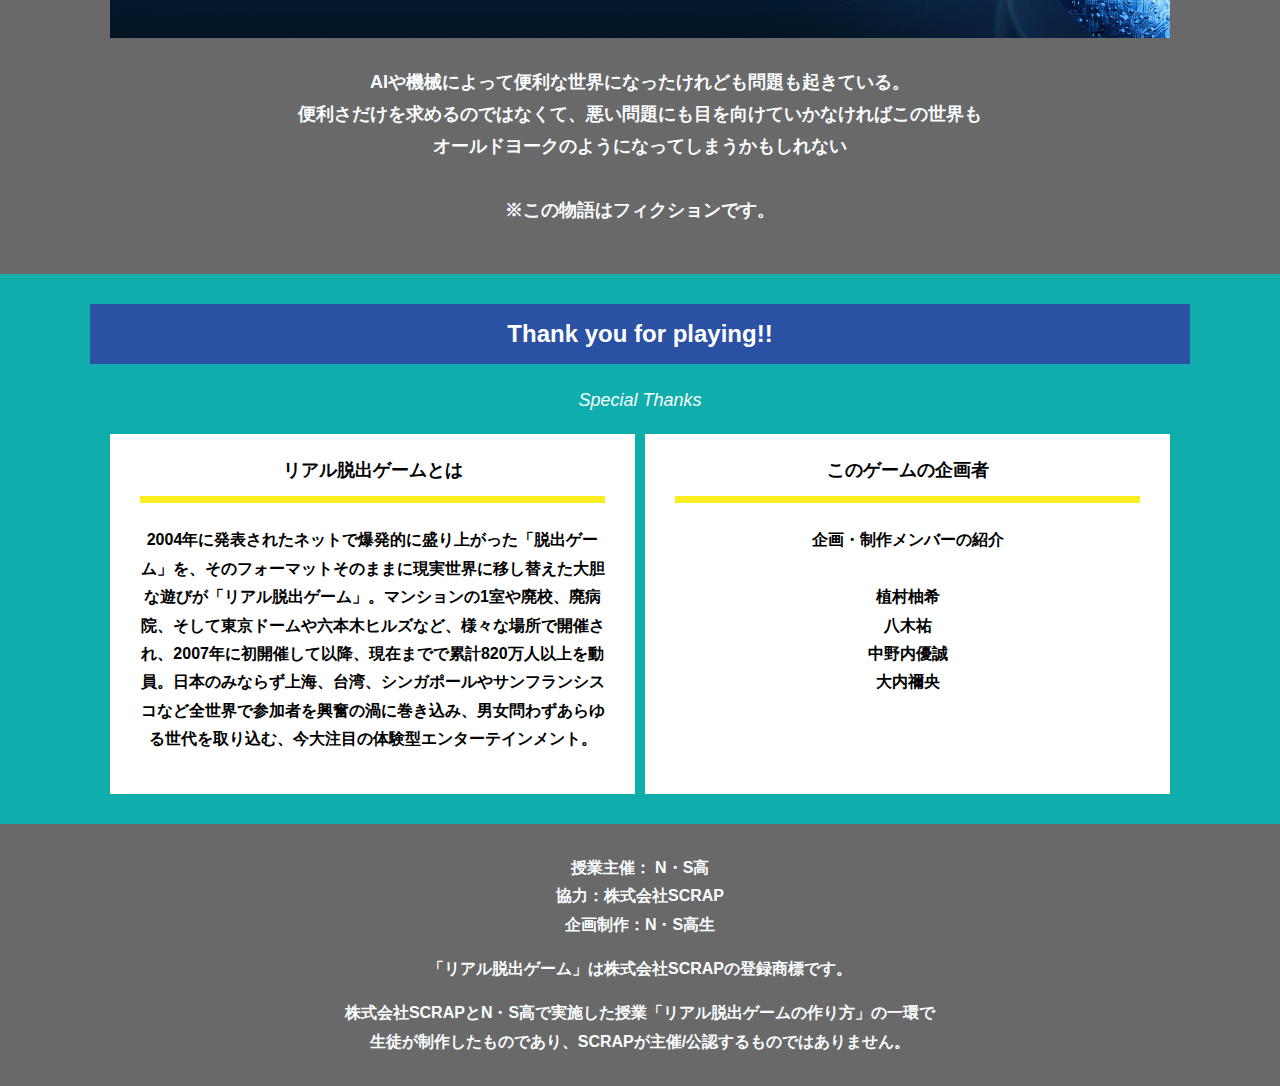
<file: real-escape-game-v5/final.html>
<!DOCTYPE html>
<html lang="ja">
<head>
  <meta charset="UTF-8">
  <meta http-equiv="X-UA-Compatible" content="IE=edge">
  <meta name="viewport" content="width=device-width, initial-scale=1.0">
  <title>水害からの救出 │ Project N</title>
  <link rel="stylesheet" href="assets/css/normalize.css">
  <link rel="stylesheet" href="assets/css/style.css">
</head>
<body>
  <header class="header">
    <div class="container">
      <div class="logo"><h2>はっぴーじゃむじゃむ❣️　</h2></div>
            <div class="header__name">N・S高生制作サイト</div>
    </div>
  </header>
  <main class="main final-page">
    <!-- タイトルエリア　ここから -->
    <h1 class="main-title"><img class="header_logo" src="./assets/images/gesuidou_Ps.png" alt="水害からの救出"></h1>
    <!-- タイトルエリア　ここまで -->
    <section class="section">
      <div class="container">
        <div class="box bg-color--subcolor">
          <h2 class="section-title--border">全ステージ クリア！</h2>
          <p class="text-center">なんとか処理施設の暴走を防ぐことができた。<br>
            これで町が水浸しになる最悪の事態は免れた。<br>
            万全だと思われていたセキュリティーも一人のハッカーによって簡単に突破されてしまった。<br>
          このニュースは瞬く間に全世界に伝えられ、オールドヨークの下水処理施設のセキュリティーは見直されることになった。<br>
          </p>
        </div>
      </div>
    </section>
    <section class="section">
      <div class="container">
          <figure class="image__container">
             <img src="./assets/images/final_img.jpeg" alt="final_img">
          </figure>

<!--  YouTube貼り付け
            <div class="youtube__container">
              <div class="youtube">
                <iframe width="560" height="315" src="https://www.youtube.com/embed/IRyJe-0Uie0?controls=0" title="YouTube video player" frameborder="0" allow="accelerometer; autoplay; clipboard-write; encrypted-media; gyroscope; picture-in-picture" allowfullscreen></iframe>
              </div>
            </div>
Youtube貼り付けここまで-->
          
      </div>
        <p class="text-center">
          AIや機械によって便利な世界になったけれども問題も起きている。<br>
          便利さだけを求めるのではなくて、悪い問題にも目を向けていかなければこの世界も<br>
          オールドヨークのようになってしまうかもしれない<br>
          <br>
          ※この物語はフィクションです。
        </p>
      </div>
    </section>
    <section class="section bg-color--keycolor">
      <div class="container">
        <h2 class="section-title">Thank you for playing!!</h2>
        <p class="font-eng text-center">Special Thanks</p>
        <div class="row">
          <div class="column">
            <div class="card">
              <h3 class="card__title">リアル脱出ゲームとは</h3>
              <p class="card__content">2004年に発表されたネットで爆発的に盛り上がった「脱出ゲーム」を、そのフォーマットそのままに現実世界に移し替えた大胆な遊びが「リアル脱出ゲーム」。マンションの1室や廃校、廃病院、そして東京ドームや六本木ヒルズなど、様々な場所で開催され、2007年に初開催して以降、現在までで累計820万人以上を動員。日本のみならず上海、台湾、シンガポールやサンフランシスコなど全世界で参加者を興奮の渦に巻き込み、男女問わずあらゆる世代を取り込む、今大注目の体験型エンターテインメント。</p>
            </div>
          </div>
          <div class="column">
            <div class="card">
              <h3 class="card__title">このゲームの企画者</h3>
              <p class="card__content">企画・制作メンバーの紹介<br>
                <br>
                植村柚希<br>
                八木祐<br>
                中野内優誠<br>
                大内禰央
              </p>
            </div>
          </div>
        </div>
      </div>
    </section>
  </main>
  <footer class="footer section bg-color--gray">
    <div class="container">
        <p class="text-center">授業主催： N・S高<br>協力：株式会社SCRAP<br>企画制作：N・S高生</p>
        <p class="text-center">「リアル脱出ゲーム」は株式会社SCRAPの登録商標です。</p>
        <p class="text-center">株式会社SCRAPとN・S高で実施した授業「リアル脱出ゲームの作り方」の一環で<br>生徒が制作したものであり、SCRAPが主催/公認するものではありません。</p>
    </div>
  </footer>
</body>
</html>
</file>
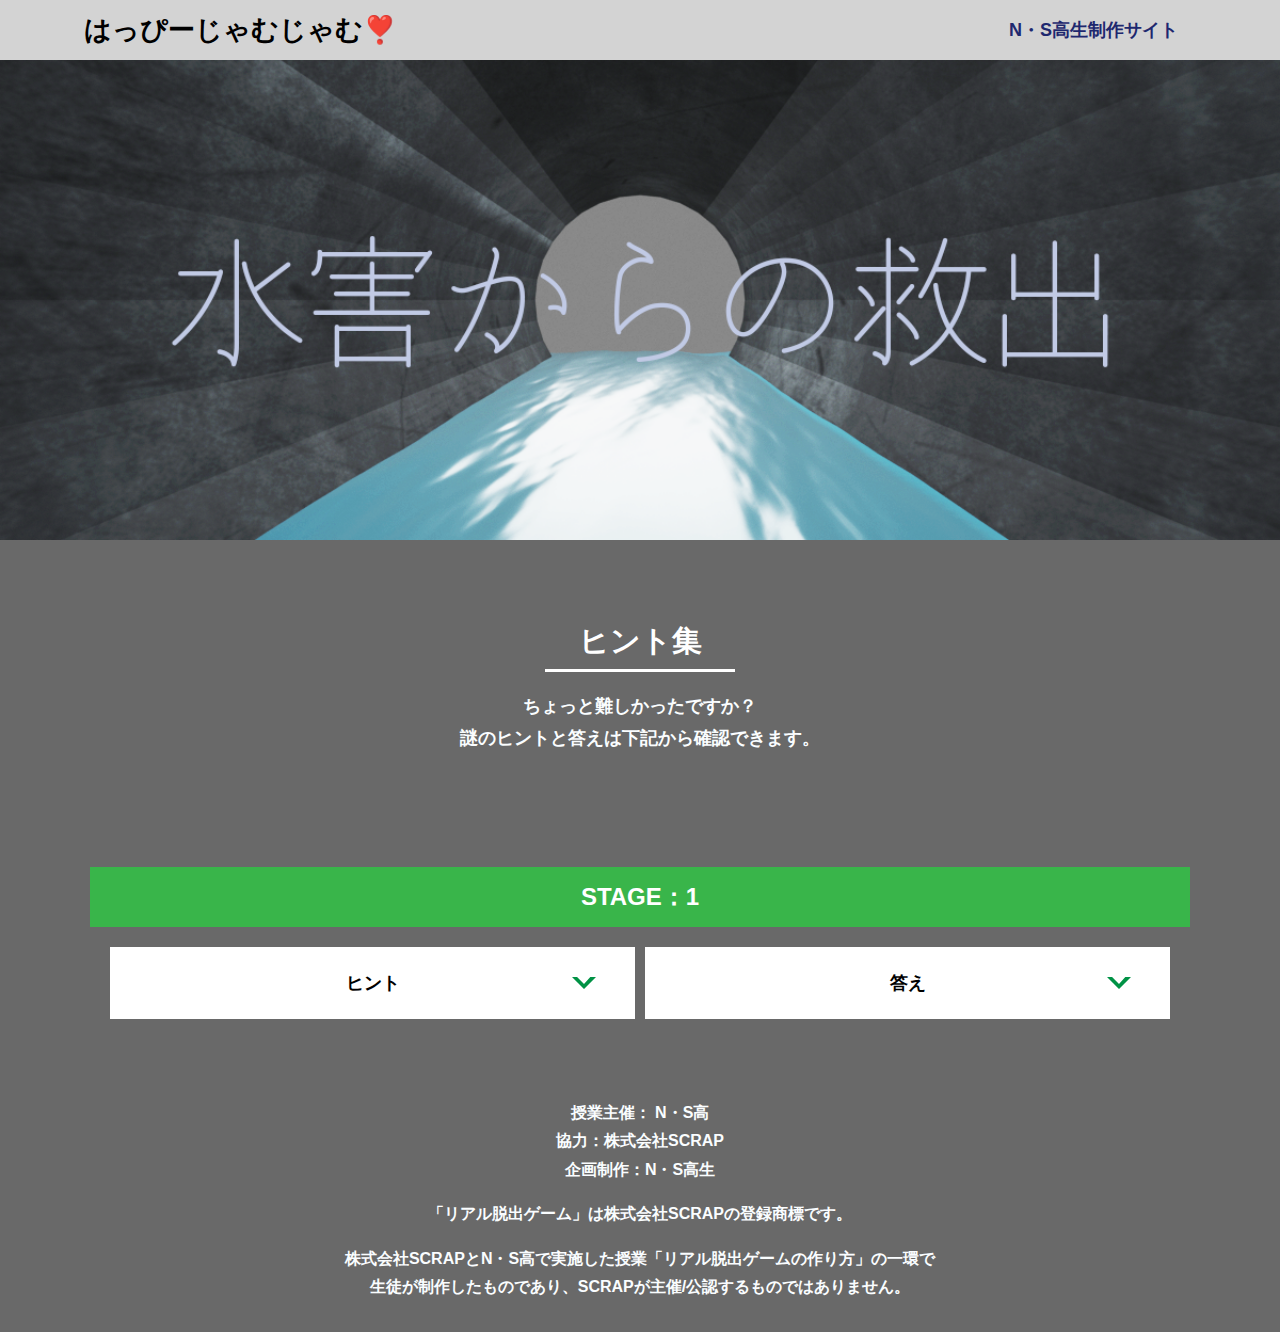
<file: real-escape-game-v5/hint1.html>
<!DOCTYPE html>
<html lang="ja">
<head>
  <meta charset="UTF-8">
  <meta http-equiv="X-UA-Compatible" content="IE=edge">
  <meta name="viewport" content="width=device-width, initial-scale=1.0">
  <title>ヒント │ 水害からの救出 │ Project N</title>
  <link rel="stylesheet" href="assets/css/normalize.css">
  <link rel="stylesheet" href="assets/css/style.css">
</head>
<body>
  <svg width="0" height="0" class="hidden">
    <symbol xmlns="http://www.w3.org/2000/svg" viewBox="0 0 12.47 24.94" id="arrow" class="arrow_svg">
      <title>arrow</title>
      <polygon points="0 24.94 0 19.66 7.35 12.47 0 5.92 0 0 12.47 12.47 0 24.94"/>
    </symbol>
  </svg>
  <header class="header">
    <div class="container">
      <div class="logo"><h2>はっぴーじゃむじゃむ❣️　</h2></div>
            <div class="header__name">N・S高生制作サイト</div>
    </div>
  </header>
  <main class="main hint-page">
    <!-- タイトルエリア　ここから -->
    <h1 class="main-title"><img src="./assets/images/gesuidou_Ps.png" alt="水害からの救出"></h1>
    <!-- タイトルエリア　ここまで -->
    <section class="section">
      <div class="container">
        <div class="box bg-color--subcolor">
          <h2 class="section-title--border">ヒント集</h2>
          <p class="text-center">ちょっと難しかったですか？<br>
            謎のヒントと答えは下記から確認できます。</p>
        </div>
      </div>
    </section>
    <!-- STAGE1ヒント　ここから -->
    <section id="stage1" class="section bg-color--gray">
      <div class="container">
        <h2 class="section-title section-title--keycolor">STAGE：1</h2>
        <div class="row">
          <div class="column">
            <div class="card">
              <h3 class="card__title">ヒント<svg class="card__arrow"><use xlink:href="#arrow"></use></svg></h3>
              <img class="card__content" src="./assets/images/stage1_hint.png" alt="ヒント１">
            </div>
          </div>
          <div class="column">
            <div class="card">
              <h3 class="card__title">答え<svg class="card__arrow"><use xlink:href="#arrow"></use></svg></h3>
              <p class="card__content">ハック</p>
            </div>
          </div>
        </div>
      </div>
    </section>
    <!-- STAGE1ヒント　ここまで -->
  </main>
  <footer class="footer section bg-color--gray">
    <div class="container">
        <p class="text-center">授業主催： N・S高<br>協力：株式会社SCRAP<br>企画制作：N・S高生</p>
        <p class="text-center">「リアル脱出ゲーム」は株式会社SCRAPの登録商標です。</p>
        <p class="text-center">株式会社SCRAPとN・S高で実施した授業「リアル脱出ゲームの作り方」の一環で<br>生徒が制作したものであり、SCRAPが主催/公認するものではありません。</p>
    </div>
  </footer>
  <script src="assets/js/hint.js"></script>
</body>
</html>
</file>
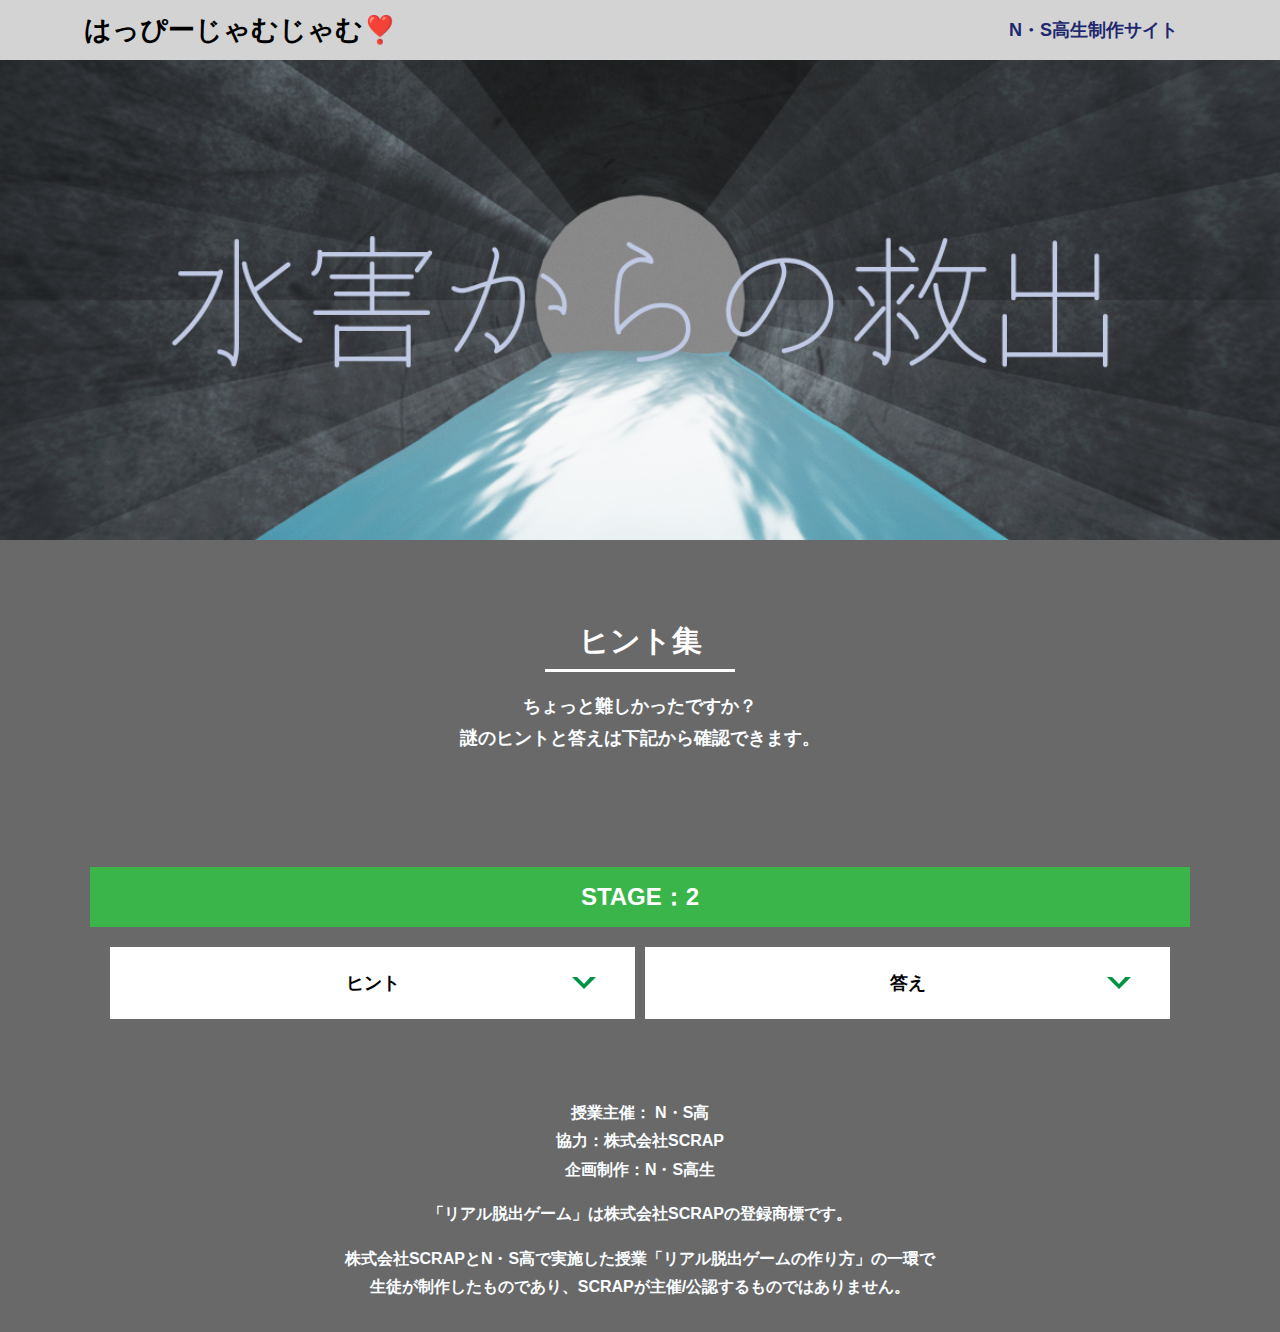
<file: real-escape-game-v5/hint2.html>
<!DOCTYPE html>
<html lang="ja">
<head>
  <meta charset="UTF-8">
  <meta http-equiv="X-UA-Compatible" content="IE=edge">
  <meta name="viewport" content="width=device-width, initial-scale=1.0">
  <title>ヒント │ 水害からの救出 │ Project N</title>
  <link rel="stylesheet" href="assets/css/normalize.css">
  <link rel="stylesheet" href="assets/css/style.css">
</head>
<body>
  <svg width="0" height="0" class="hidden">
    <symbol xmlns="http://www.w3.org/2000/svg" viewBox="0 0 12.47 24.94" id="arrow" class="arrow_svg">
      <title>arrow</title>
      <polygon points="0 24.94 0 19.66 7.35 12.47 0 5.92 0 0 12.47 12.47 0 24.94"/>
    </symbol>
  </svg>
  <header class="header">
    <div class="container">
       <div class="logo"><h2>はっぴーじゃむじゃむ❣️　</h2></div>
      <div class="header__name">N・S高生制作サイト</div>
    </div>
  </header>
  <main class="main hint-page">
    <!-- タイトルエリア　ここから -->
    <h1 class="main-title"><img src="./assets/images/gesuidou_Ps.png" alt="水害からの救出"></h1>
    <!-- タイトルエリア　ここまで -->
    <section class="section">
      <div class="container">
        <div class="box bg-color--subcolor">
          <h2 class="section-title--border">ヒント集</h2>
          <p class="text-center">ちょっと難しかったですか？<br>
            謎のヒントと答えは下記から確認できます。</p>
        </div>
      </div>
    </section>
    <!-- STAGE2ヒント　ここから -->
    <section id="stage2" class="section bg-color--gray">
      <div class="container">
        <h2 class="section-title section-title--keycolor">STAGE：2</h2>
        <div class="row">
          <div class="column">
            <div class="card">
              <h3 class="card__title">ヒント<svg class="card__arrow"><use xlink:href="#arrow"></use></svg></h3>
              <p class="card__content">テキストテキストテキストテキストテキスト</p>
            </div>
              
 <!-- 2-2ヒント追加
            <div class="card">
              <h3 class="card__title">2-2ヒント<svg class="card__arrow"><use xlink:href="#arrow"></use></svg></h3>
              <p class="card__content">テキストテキストテキストテキストテキストテキストテキストテキストテキストテキスト</p>
            </div>
2-2ヒント追加ここまで -->

 <!-- 2-3ヒント追加
        　　 <div class="card">
              <h3 class="card__title">2-3ヒント<svg class="card__arrow"><use xlink:href="#arrow"></use></svg></h3>
              <p class="card__content">テキストテキストテキストテキストテキストテキストテキストテキストテキストテキスト</p>
            </div>
2-3ヒント追加ここまで -->
              
          </div>
          <div class="column">
            <div class="card">
              <h3 class="card__title">答え<svg class="card__arrow"><use xlink:href="#arrow"></use></svg></h3>
              <p class="card__content">いいい</p>
            </div>
              
<!-- 2-2答え追加
            <div class="card">
              <h3 class="card__title">2-2答え<svg class="card__arrow"><use xlink:href="#arrow"></use></svg></h3>
              <p class="card__content">ううう</p>
            </div>
2-2答え追加ここまで -->
              
<!-- 2-3答え追加          
            <div class="card">
              <h3 class="card__title">2-3答え<svg class="card__arrow"><use xlink:href="#arrow"></use></svg></h3>
              <p class="card__content">ううう</p>
            </div>
2-3答え追加ここまで -->
              
          </div>
        </div>
      </div>
    </section>
    <!-- STAGE2ヒント　ここまで -->
  </main>
  <footer class="footer section bg-color--gray">
    <div class="container">
        <p class="text-center">授業主催： N・S高<br>協力：株式会社SCRAP<br>企画制作：N・S高生</p>
        <p class="text-center">「リアル脱出ゲーム」は株式会社SCRAPの登録商標です。</p>
        <p class="text-center">株式会社SCRAPとN・S高で実施した授業「リアル脱出ゲームの作り方」の一環で<br>生徒が制作したものであり、SCRAPが主催/公認するものではありません。</p>
    </div>
  </footer>
  <script src="assets/js/hint.js"></script>
</body>
</html>
</file>
<file: assets/css/style.css>
@charset "UTF-8";
/****************************
 * 共通CSSのテンプレートです。
*****************************/
*,
*::before,
*::after {
  -webkit-box-sizing: border-box;
          box-sizing: border-box;
}

html {
  font-size: 18px;
  background-color: #696969  ;
  -webkit-box-sizing: border-box;
          box-sizing: border-box;
}

body {
  overflow-x: hidden;
  font-family: "游ゴシック体", "Yu Gothic", YuGothic, "ヒラギノ角ゴ Pro", "Hiragino Kaku Gothic Pro", "メイリオ", "Meiryo", sans-serif;
  font-size: 18px;
  line-height: 1.77778;
  font-weight: bold;
  text-decoration: none;
  border: none;
  list-style: none;
  color: #000;
  margin: 0;
}

img {
  width: 100%;
}

figure {
  margin: 0;
}

figcaption {
  margin-top: 30px;
  font-size: 14px;
}

@media screen and (max-width: 767px) {
  figcaption {
    font-size: 13px;
  }
}

input[type=text] {
  font-size: 18px;
  border: none;
  padding: 25px 35px;
  display: block;
  margin: 0 auto;
  max-width: 580px;
  width: 100%;
}

::-webkit-input-placeholder {
  color: #999;
}

:-ms-input-placeholder {
  color: #999;
}

::-ms-input-placeholder {
  color: #999;
}

::placeholder {
  color: #999;
}

button {
  cursor: pointer;
  display: block;
  border: none;
  margin: 0 auto;
  background-color: #006837;
  color: #fff;
  width: 287px;
  height: 55px;
}

/*******************
* Layout
*******************/
.section {
  padding-top: 30px;
  padding-bottom: 30px;
  color: #000;
}

.section--clear {
  /* ステージクリア画面 */
  position: fixed;
  display: none;
  /* 読み込み時に一瞬表示されるのを防ぐ */
  -webkit-box-pack: center;
      -ms-flex-pack: center;
          justify-content: center;
  -webkit-box-align: center;
      -ms-flex-align: center;
          align-items: center;
  top: 0;
  bottom: 0;
  left: 0;
  right: 0;
  z-index: 200;
}

.section--clear.isClear {
  display: -webkit-box;
  display: -ms-flexbox;
  display: flex;
}

.container {
  width: 1100px;
  padding-left: 20px;
  padding-right: 20px;
  margin: 0 auto;
}

@media screen and (max-width: 1100px) {
  .container {
    width: calc(100% - 40px);
  }
}

.row {
  display: -webkit-box;
  display: -ms-flexbox;
  display: flex;
  -ms-flex-line-pack: stretch;
      align-content: stretch;
  gap: 10px;
}

.row + .row {
  margin-top: 20px;
}

.column {
  width: 100%;
}

.card {
  background-color: #fff;
  margin-bottom: 20px;
  height: 100%;
}

.card__title {
  font-size: 18px;
  text-align: center;
  margin: 0;
  padding: 20px 30px;
  position: relative;
  cursor: pointer;
}

.card__content {
  -webkit-transition: all 0.3s;
  transition: all 0.3s;
  font-size: 16px;
  padding: 20px 30px;
  margin: 0;
  position: relative;
  text-align: center;
}

.card__content::before {
  display: block;
  content: '';
  width: calc(100% - 60px);
  height: 7px;
  background-color: #fcee21;
  position: absolute;
  top: -10px;
  left: 30px;
}

.hint-page .card {
  height: auto;
}

.hint-page .card__content {
  display: none;
  text-align: center;
}

.hint-page .card__arrow {
  position: absolute;
  top: calc(50% - 12px);
  right: 45px;
  -webkit-transform: rotate(90deg);
          transform: rotate(90deg);
  -webkit-transition: all 0.3s;
  transition: all 0.3s;
  fill: #009245;
  width: 12px;
  height: 24px;
}

.hint-page .card.is-open .card__content {
  display: block;
}

.hint-page .card.is-open .card__arrow {
  -webkit-transform: rotate(-90deg);
          transform: rotate(-90deg);
}

.box {
  padding: 35px 30px;
}

.youtube {
  position: relative;
  width: 100%;
  padding-top: 56.25%;
}

.youtube iframe {
  position: absolute;
  top: 0;
  left: 0;
  width: 100%;
  height: 100%;
}

.youtube__container {
  max-width: 800px;
  margin: 0 auto;
}

/*********************
* Color
*********************/
.bg-color--keycolor {
  background-color: #10adad;
}



.bg-color--gray {
 background-color: #003f8e
 ;
}

/*********************
* title
**********************/
.main-title {
  margin: 0;
}

.sub-title {
  text-align: center;
  font-size: 18px;
  line-height: 1.66667;
}

.sub-title__bg {
  background-color: #2b51a5;
  padding-left: 1rem;
  padding-right: 1rem;
}

.section-title {
  font-size: 24px;
  line-height: 1.75;
  text-align: center;
  padding: 9px 20px;
  background-color: #507ad6;
  color: #fff;
  margin: 0 -20px 20px -20px;
}

.section-title__stage {
  display: inline-block;
  margin-right: 2rem;
  color: rgb(241, 226, 226);
}

.section-title--keycolorlight {
  background-color: #8cc63f;
}

.section-title--keycolorlight .section-title__stage {
  color: #000;
}

.section-title--keycolor {
  background-color: #39b54a;
}

.section-title--story {
  width: 330px;
  margin: 0 auto 20px;
}

.section-title--border {
  position: relative;
  font-size: 30px;
  text-align: center;
  line-height: 1.06667;
  margin: 0;
  padding-bottom: 15px;
  color: #fff;
}

.section-title--border::after {
  position: absolute;
  bottom: 0;
  left: calc(50% - 95px);
  display: block;
  content: '';
  background-color: #fff;
  height: 2.6px;
  width: 190px;
}

/******************
* text
******************/
.font-eng {
  font-style: italic;
  font-weight: normal;
}

/*************************
* Button
*************************/
.btn {
  display: block;
  text-decoration: none;
  cursor: pointer;
  background-color: #006837;
  color: #fff;
  font-size: 24px;
  line-height: 1.54167;
  text-align: center;
  padding: 11.5px;
  width: calc(100% - 40px);
  max-width: 700px;
  margin: 10px auto;
  position: relative;
}

.btn:hover {
  opacity: 0.7;
}

.btn__arrow {
  position: absolute;
  top: calc(50% - 12px);
  right: 15px;
  fill: #fff;
  width: 12px;
  height: 24px;
}

/****************
* header
*****************/
.header {
  background-color: rgb(211, 211, 211);
  height: 60px;
}

.header .container {
  display: -webkit-box;
  display: -ms-flexbox;
  display: flex;
  -webkit-box-pack: justify;
      -ms-flex-pack: justify;
          justify-content: space-between;
  -webkit-box-align: center;
      -ms-flex-align: center;
          align-items: center;
  height: 100%;
  width: 90%;
}

.header__name {
  position: relative;
  padding:0.25em 1em;
  color: #1e286f ;
}
.header__name:before, .box17:after{
  content:'';
  width: 20px;
  height: 30px;
  position: absolute;
  display: inline-block;
  text-align: right;

}
.logo{
  font-family: 'Segoe UI', Tahoma, Geneva, Verdana, sans-serif;
}
.footer {
  font-size: 16px;
}

.footer p:first-child {
  margin-top: 0;
}

.footer p:last-child {
  margin-bottom: 0;
}

/********************
* main
********************/
.story__note {
  margin: 0;
}

.story__note__outer {
  width: 860px;
  display: -webkit-box;
  display: -ms-flexbox;
  display: flex;
  padding: 20px;
  margin: 20px auto;
  -webkit-box-pack: center;
      -ms-flex-pack: center;
          justify-content: center;
}

@media screen and (max-width: 940px) {
  .story__note__outer {
    width: 100%;
  }
}

.stage-column__container + .stage-column__container {
  border-top: 2px solid #fff;
}

.answer {
  font-size: 18px;
  margin-bottom: 20px;
  line-height: 80px;
  word-spacing: 20px;
}

.err-message {
  color: #c1272d;
  font-size: 18px;
  text-align: center;
}

.link-hint {
  text-align: center;
  display: block;
  margin-top: 20px;
}

.clear-message {
  background-color: #d9e021;
  padding: 30px 30px 60px;
  position: relative;
}

.clear-message__title {
  position: relative;
  display: block;
  text-align: center;
  color: #006837;
  font-size: 30px;
  padding-bottom: 10px;
  margin-bottom: 35px;
}

.clear-message__title::after {
  content: '';
  position: absolute;
  display: block;
  width: 183px;
  height: 2px;
  background-color: #fff;
  bottom: 0;
  left: calc(50% - (183px/2));
}

.clear-message__content {
  text-align: center;
}

.clear-message__btn {
  position: absolute;
  bottom: -30px;
  left: calc(50% - 144px);
  width: 288px;
  margin: 0;
}

/********************
* Utility
********************/
.text-center {
  text-align: center;
  color: #fafdff;
}

.text-left {
  text-align: left;
}

.text-right {
  text-align: right;
}

.hidden {
  display: none;
}

.img_Q{
  width: 75%;
  height: 75%;
  margin: 0 auto;
}
/*# sourceMappingURL=style.css.map */
</file>
<file: real-escape-game-v5/assets/css/style.css>
@charset "UTF-8";
/****************************
 * 共通CSSのテンプレートです。
*****************************/
*,
*::before,
*::after {
  -webkit-box-sizing: border-box;
          box-sizing: border-box;
}

html {
  font-size: 18px;
  background-color: #696969  ;
  -webkit-box-sizing: border-box;
          box-sizing: border-box;
}

body {
  overflow-x: hidden;
  font-family: "游ゴシック体", "Yu Gothic", YuGothic, "ヒラギノ角ゴ Pro", "Hiragino Kaku Gothic Pro", "メイリオ", "Meiryo", sans-serif;
  font-size: 18px;
  line-height: 1.77778;
  font-weight: bold;
  text-decoration: none;
  border: none;
  list-style: none;
  color: #000;
  margin: 0;
}

img {
  width: 100%;
}

figure {
  margin: 0;
}

figcaption {
  margin-top: 30px;
  font-size: 14px;
}

@media screen and (max-width: 767px) {
  figcaption {
    font-size: 13px;
  }
}

input[type=text] {
  font-size: 18px;
  border: none;
  padding: 25px 35px;
  display: block;
  margin: 0 auto;
  max-width: 580px;
  width: 100%;
}

::-webkit-input-placeholder {
  color: #999;
}

:-ms-input-placeholder {
  color: #999;
}

::-ms-input-placeholder {
  color: #999;
}

::placeholder {
  color: #999;
}

button {
  cursor: pointer;
  display: block;
  border: none;
  margin: 0 auto;
  background-color: #006837;
  color: #fff;
  width: 287px;
  height: 55px;
}

/*******************
* Layout
*******************/
.section {
  padding-top: 30px;
  padding-bottom: 30px;
  color: #000;
}

.section--clear {
  /* ステージクリア画面 */
  position: fixed;
  display: none;
  /* 読み込み時に一瞬表示されるのを防ぐ */
  -webkit-box-pack: center;
      -ms-flex-pack: center;
          justify-content: center;
  -webkit-box-align: center;
      -ms-flex-align: center;
          align-items: center;
  top: 0;
  bottom: 0;
  left: 0;
  right: 0;
  z-index: 200;
}

.section--clear.isClear {
  display: -webkit-box;
  display: -ms-flexbox;
  display: flex;
}

.container {
  width: 1100px;
  padding-left: 20px;
  padding-right: 20px;
  margin: 0 auto;
}

@media screen and (max-width: 1100px) {
  .container {
    width: calc(100% - 40px);
  }
}

.row {
  display: -webkit-box;
  display: -ms-flexbox;
  display: flex;
  -ms-flex-line-pack: stretch;
      align-content: stretch;
  gap: 10px;
}

.row + .row {
  margin-top: 20px;
}

.column {
  width: 100%;
}

.card {
  background-color: #fff;
  margin-bottom: 20px;
  height: 100%;
}

.card__title {
  font-size: 18px;
  text-align: center;
  margin: 0;
  padding: 20px 30px;
  position: relative;
  cursor: pointer;
}

.card__content {
  -webkit-transition: all 0.3s;
  transition: all 0.3s;
  font-size: 16px;
  padding: 20px 30px;
  margin: 0;
  position: relative;
  text-align: center;
}

.card__content::before {
  display: block;
  content: '';
  width: calc(100% - 60px);
  height: 7px;
  background-color: #fcee21;
  position: absolute;
  top: -10px;
  left: 30px;
}

.hint-page .card {
  height: auto;
}

.hint-page .card__content {
  display: none;
  text-align: center;
}

.hint-page .card__arrow {
  position: absolute;
  top: calc(50% - 12px);
  right: 45px;
  -webkit-transform: rotate(90deg);
          transform: rotate(90deg);
  -webkit-transition: all 0.3s;
  transition: all 0.3s;
  fill: #009245;
  width: 12px;
  height: 24px;
}

.hint-page .card.is-open .card__content {
  display: block;
}

.hint-page .card.is-open .card__arrow {
  -webkit-transform: rotate(-90deg);
          transform: rotate(-90deg);
}

.box {
  padding: 35px 30px;
}

.youtube {
  position: relative;
  width: 100%;
  padding-top: 56.25%;
}

.youtube iframe {
  position: absolute;
  top: 0;
  left: 0;
  width: 100%;
  height: 100%;
}

.youtube__container {
  max-width: 800px;
  margin: 0 auto;
}

/*********************
* Color
*********************/
.bg-color--keycolor {
  background-color: #10adad;
}



.bg-color--gray {
  background-color: #696969;
}

/*********************
* title
**********************/
.main-title {
  margin: 0;
}

.sub-title {
  text-align: center;
  font-size: 18px;
  line-height: 1.66667;
}

.sub-title__bg {
  background-color: #2b51a5;
  padding-left: 1rem;
  padding-right: 1rem;
}

.section-title {
  font-size: 24px;
  line-height: 1.75;
  text-align: center;
  padding: 9px 20px;
  background-color: #2b51a5;
  color: #fff;
  margin: 0 -20px 20px -20px;
}

.section-title__stage {
  display: inline-block;
  margin-right: 2rem;
  color: rgb(241, 226, 226);
}

.section-title--keycolorlight {
  background-color: #8cc63f;
}

.section-title--keycolorlight .section-title__stage {
  color: #000;
}

.section-title--keycolor {
  background-color: #39b54a;
}

.section-title--story {
  width: 330px;
  margin: 0 auto 20px;
}

.section-title--border {
  position: relative;
  font-size: 30px;
  text-align: center;
  line-height: 1.06667;
  margin: 0;
  padding-bottom: 15px;
  color: #fff;
}

.section-title--border::after {
  position: absolute;
  bottom: 0;
  left: calc(50% - 95px);
  display: block;
  content: '';
  background-color: #fff;
  height: 2.6px;
  width: 190px;
}

/******************
* text
******************/
.font-eng {
  font-style: italic;
  font-weight: normal;
}

/*************************
* Button
*************************/
.btn {
  display: block;
  text-decoration: none;
  cursor: pointer;
  background-color: #006837;
  color: #fff;
  font-size: 24px;
  line-height: 1.54167;
  text-align: center;
  padding: 11.5px;
  width: calc(100% - 40px);
  max-width: 700px;
  margin: 10px auto;
  position: relative;
}

.btn:hover {
  opacity: 0.7;
}

.btn__arrow {
  position: absolute;
  top: calc(50% - 12px);
  right: 15px;
  fill: #fff;
  width: 12px;
  height: 24px;
}

/****************
* header
*****************/
.header {
  background-color: rgb(211, 211, 211);
  height: 60px;
}

.header .container {
  display: -webkit-box;
  display: -ms-flexbox;
  display: flex;
  -webkit-box-pack: justify;
      -ms-flex-pack: justify;
          justify-content: space-between;
  -webkit-box-align: center;
      -ms-flex-align: center;
          align-items: center;
  height: 100%;
  width: 90%;
}

.header__name {
  position: relative;
  padding:0.25em 1em;
  color: #1e286f ;
}
.header__name:before, .box17:after{
  content:'';
  width: 20px;
  height: 30px;
  position: absolute;
  display: inline-block;
  text-align: right;

}
.logo{
  font-family: 'Segoe UI', Tahoma, Geneva, Verdana, sans-serif;
}
.footer {
  font-size: 16px;
}

.footer p:first-child {
  margin-top: 0;
}

.footer p:last-child {
  margin-bottom: 0;
}

/********************
* main
********************/
.story__note {
  margin: 0;
}

.story__note__outer {
  width: 860px;
  display: -webkit-box;
  display: -ms-flexbox;
  display: flex;
  padding: 20px;
  margin: 20px auto;
  -webkit-box-pack: center;
      -ms-flex-pack: center;
          justify-content: center;
}

@media screen and (max-width: 940px) {
  .story__note__outer {
    width: 100%;
  }
}

.stage-column__container + .stage-column__container {
  border-top: 2px solid #fff;
}

.answer {
  font-size: 18px;
  margin-bottom: 20px;
  line-height: 80px;
  word-spacing: 20px;
}

.err-message {
  color: #c1272d;
  font-size: 18px;
  text-align: center;
}

.link-hint {
  text-align: center;
  display: block;
  margin-top: 20px;
}

.clear-message {
  background-color: #d9e021;
  padding: 30px 30px 60px;
  position: relative;
}

.clear-message__title {
  position: relative;
  display: block;
  text-align: center;
  color: #006837;
  font-size: 30px;
  padding-bottom: 10px;
  margin-bottom: 35px;
}

.clear-message__title::after {
  content: '';
  position: absolute;
  display: block;
  width: 183px;
  height: 2px;
  background-color: #fff;
  bottom: 0;
  left: calc(50% - (183px/2));
}

.clear-message__content {
  text-align: center;
}

.clear-message__btn {
  position: absolute;
  bottom: -30px;
  left: calc(50% - 144px);
  width: 288px;
  margin: 0;
}

/********************
* Utility
********************/
.text-center {
  text-align: center;
  color: #fafdff;
}

.text-left {
  text-align: left;
}

.text-right {
  text-align: right;
}

.hidden {
  display: none;
}

.img_Q{
  width: 50%;
  height: 50%;
  margin: 0 auto;
}
/*# sourceMappingURL=style.css.map */
</file>
